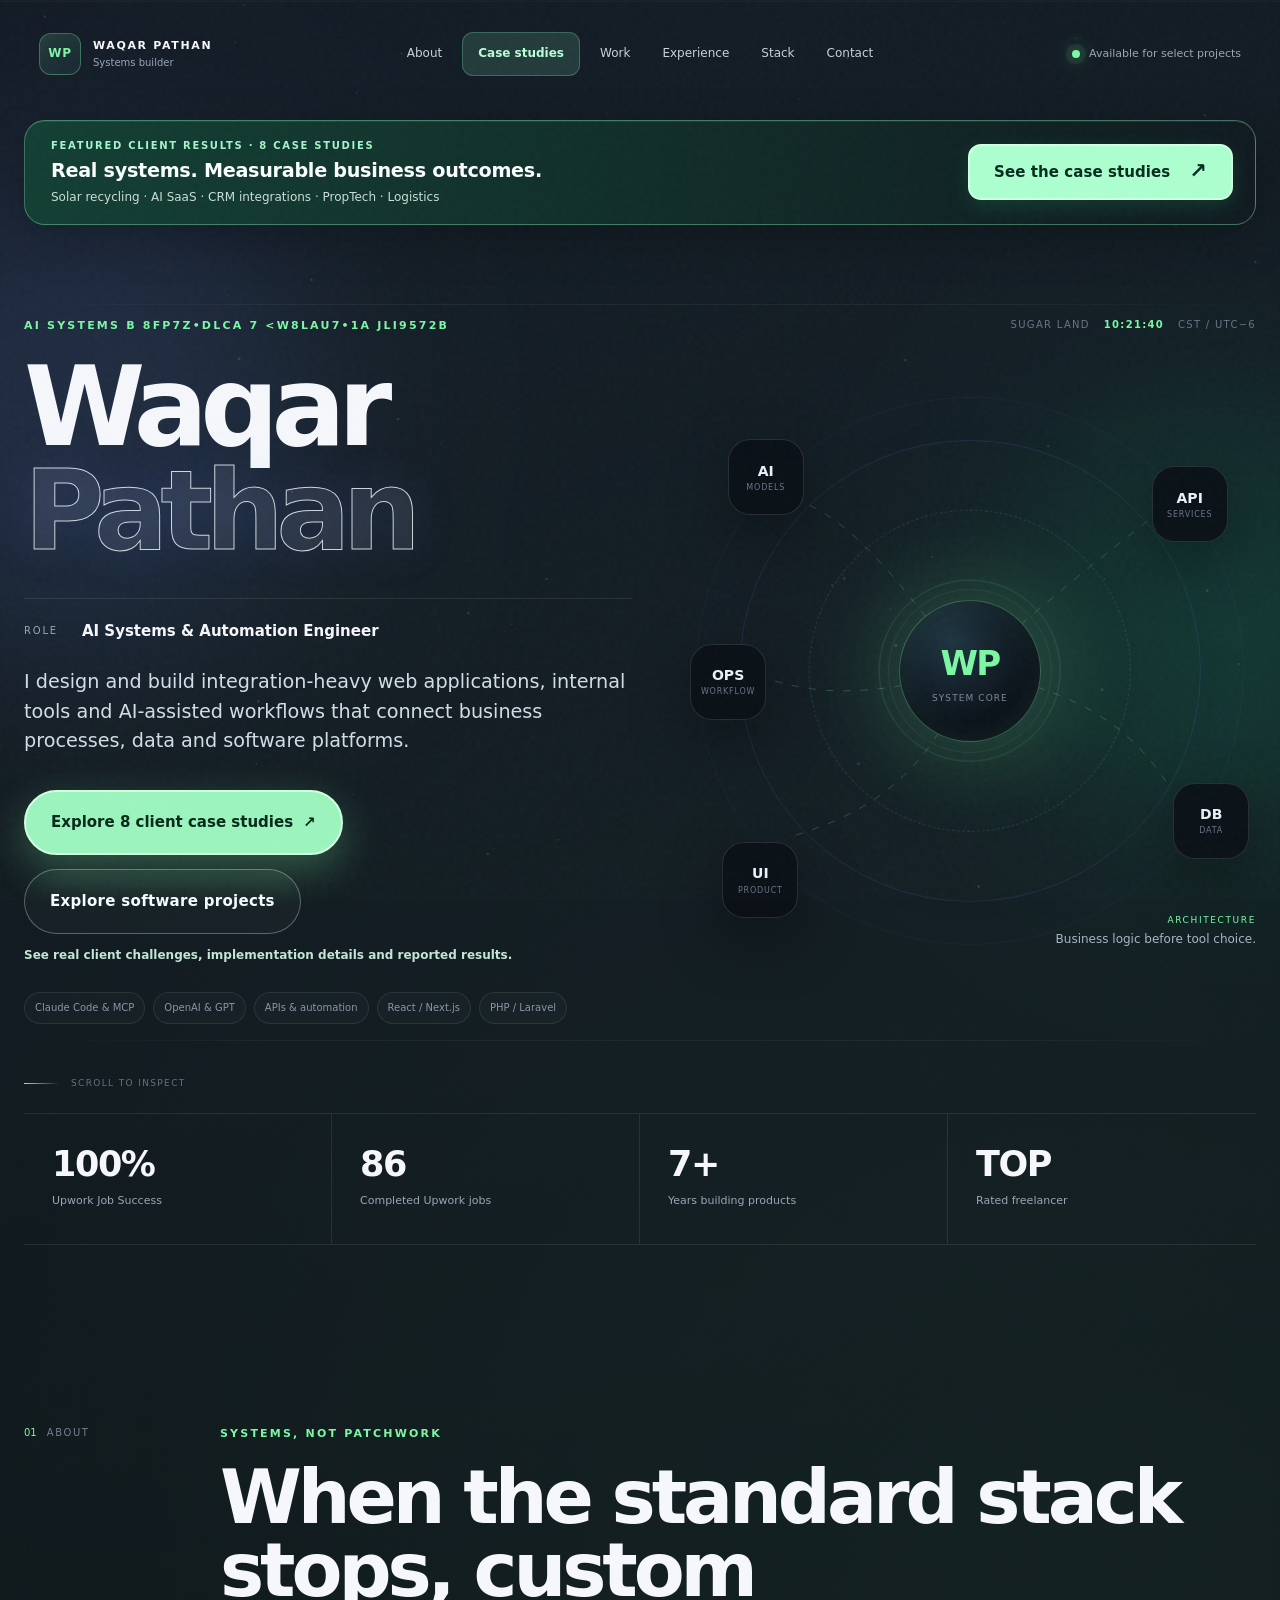
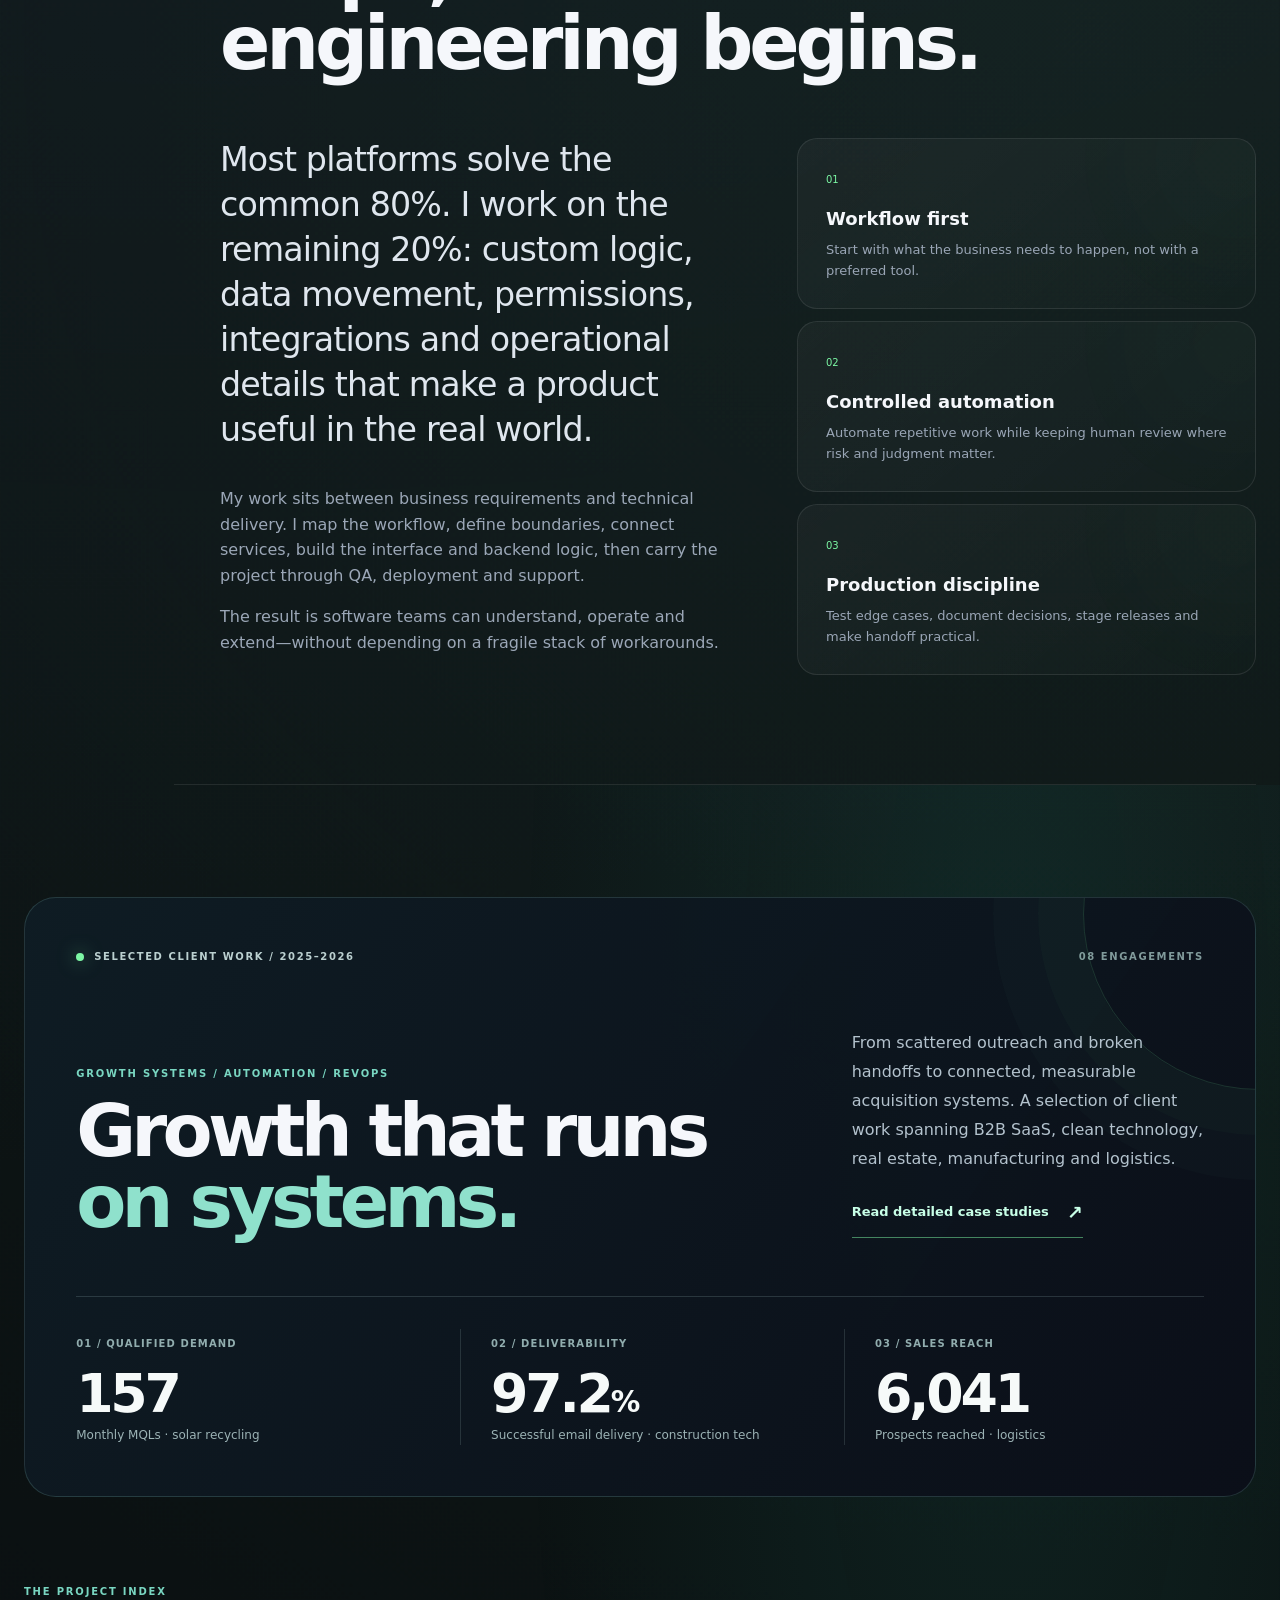
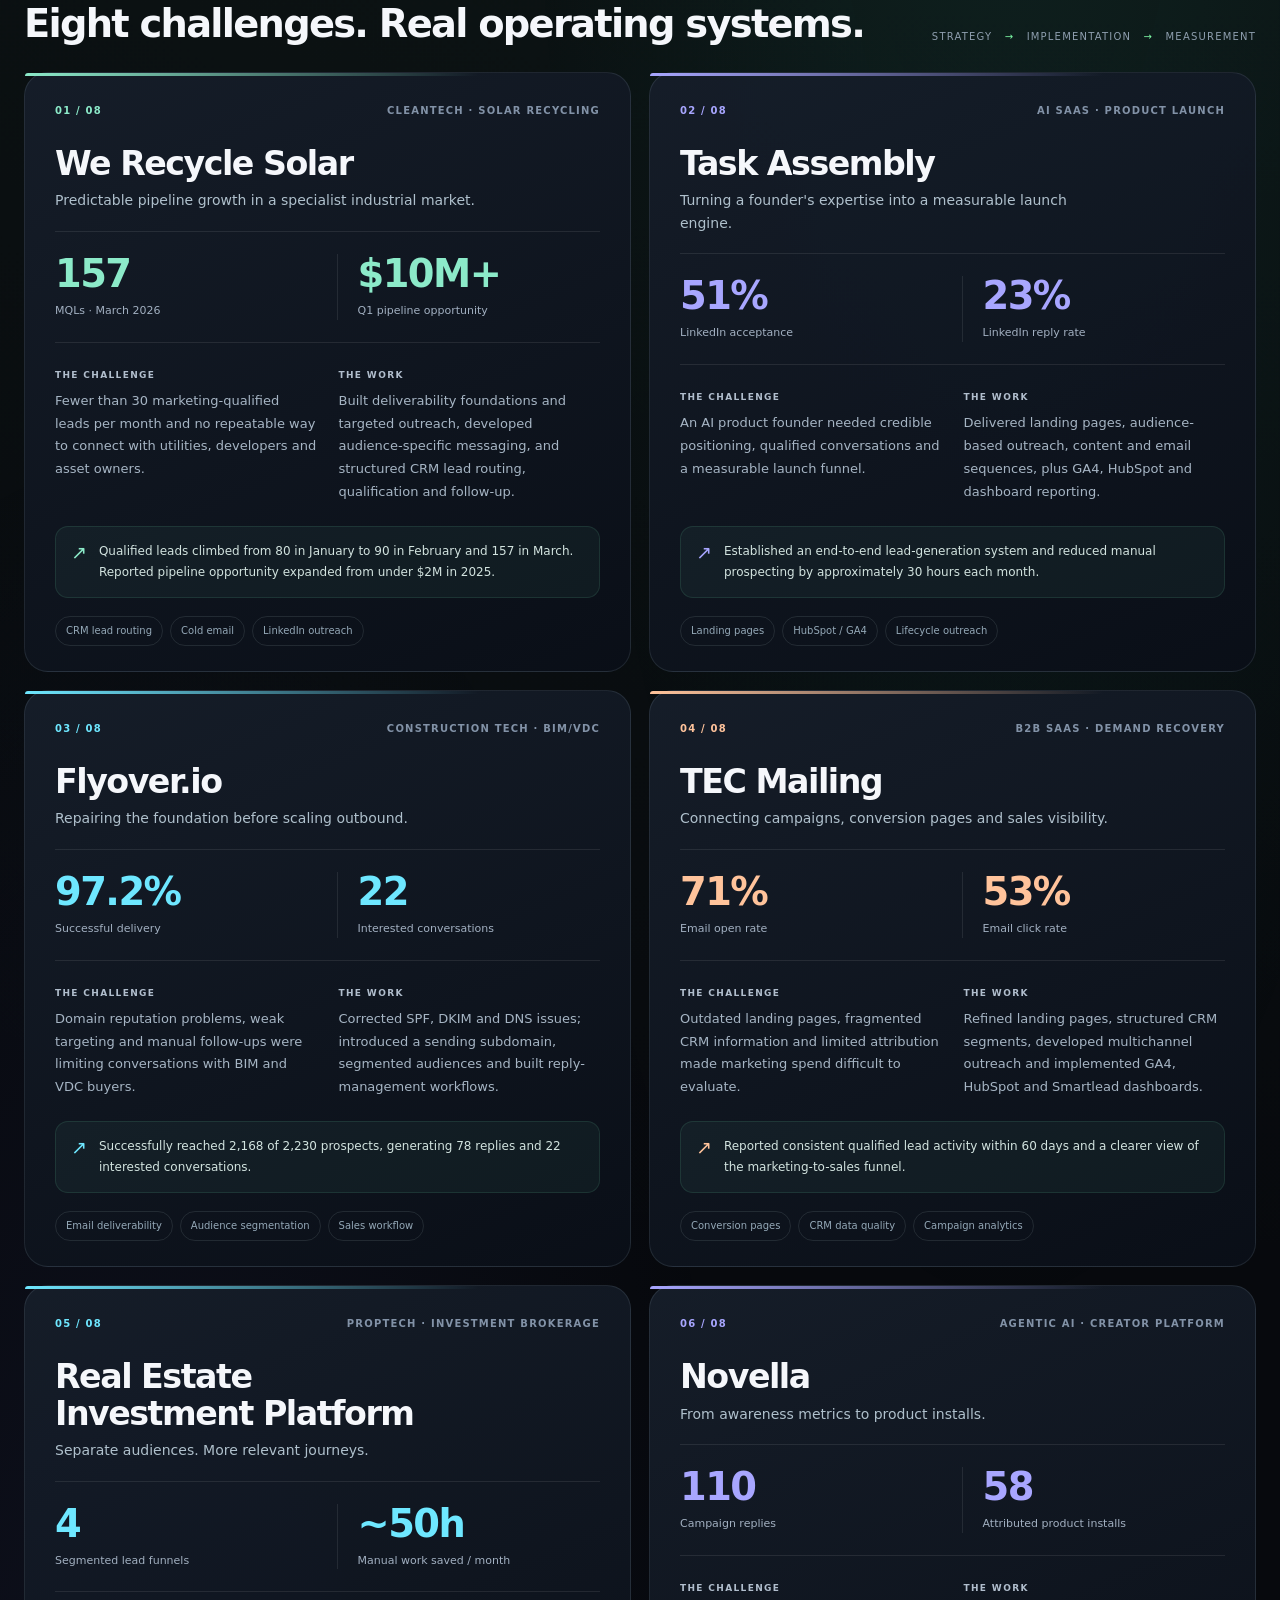
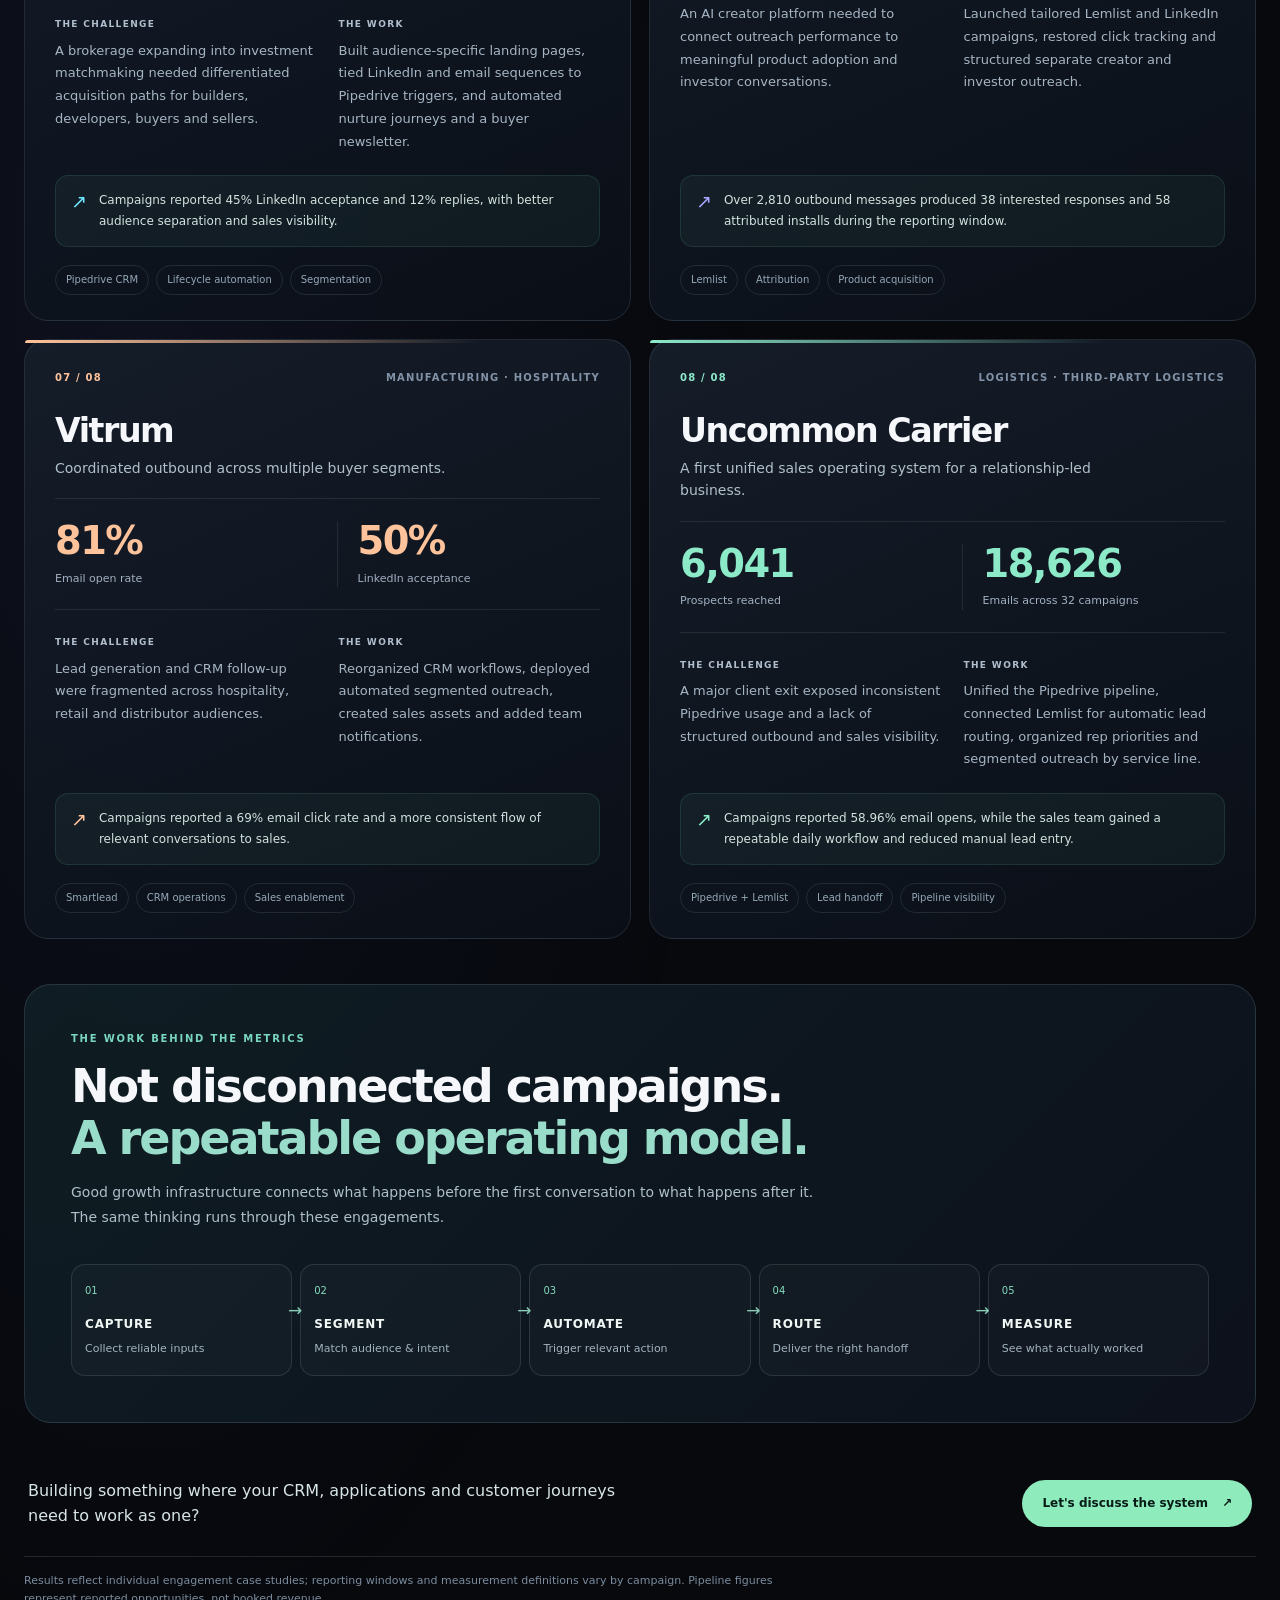
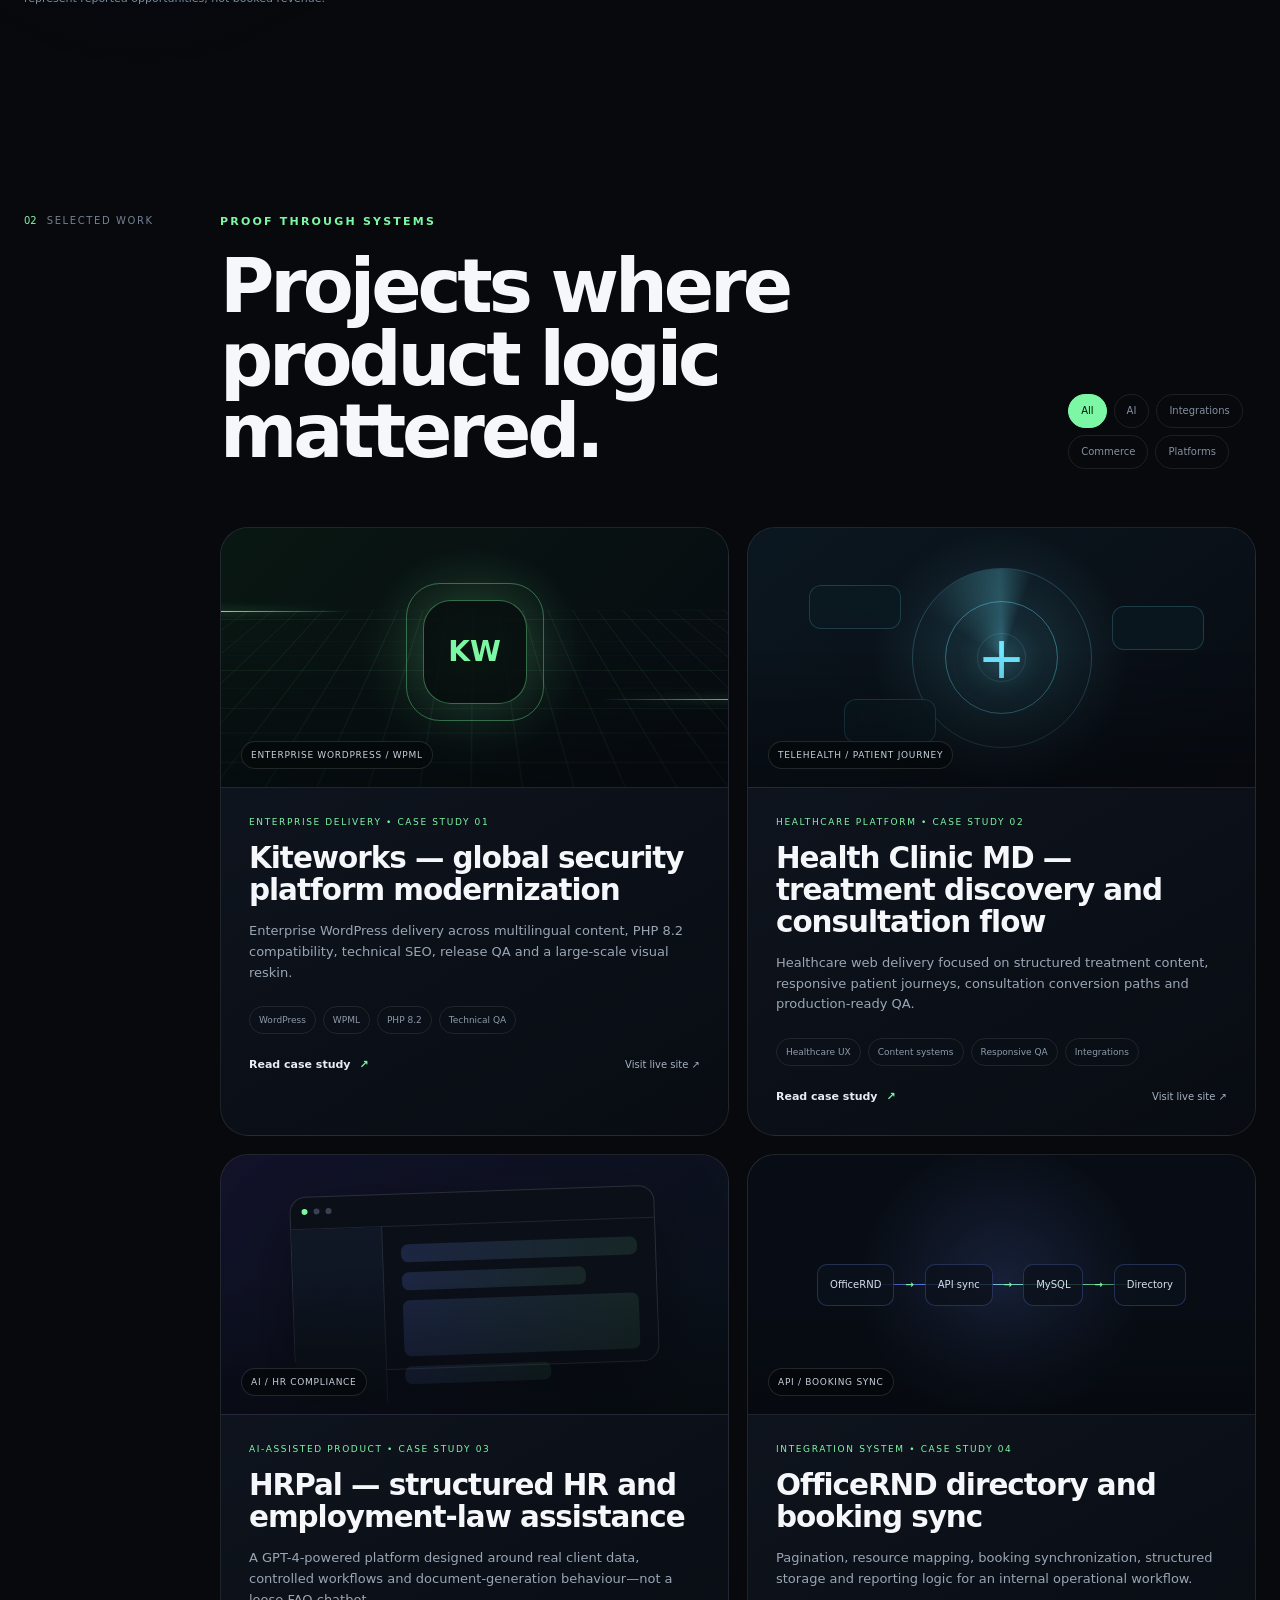
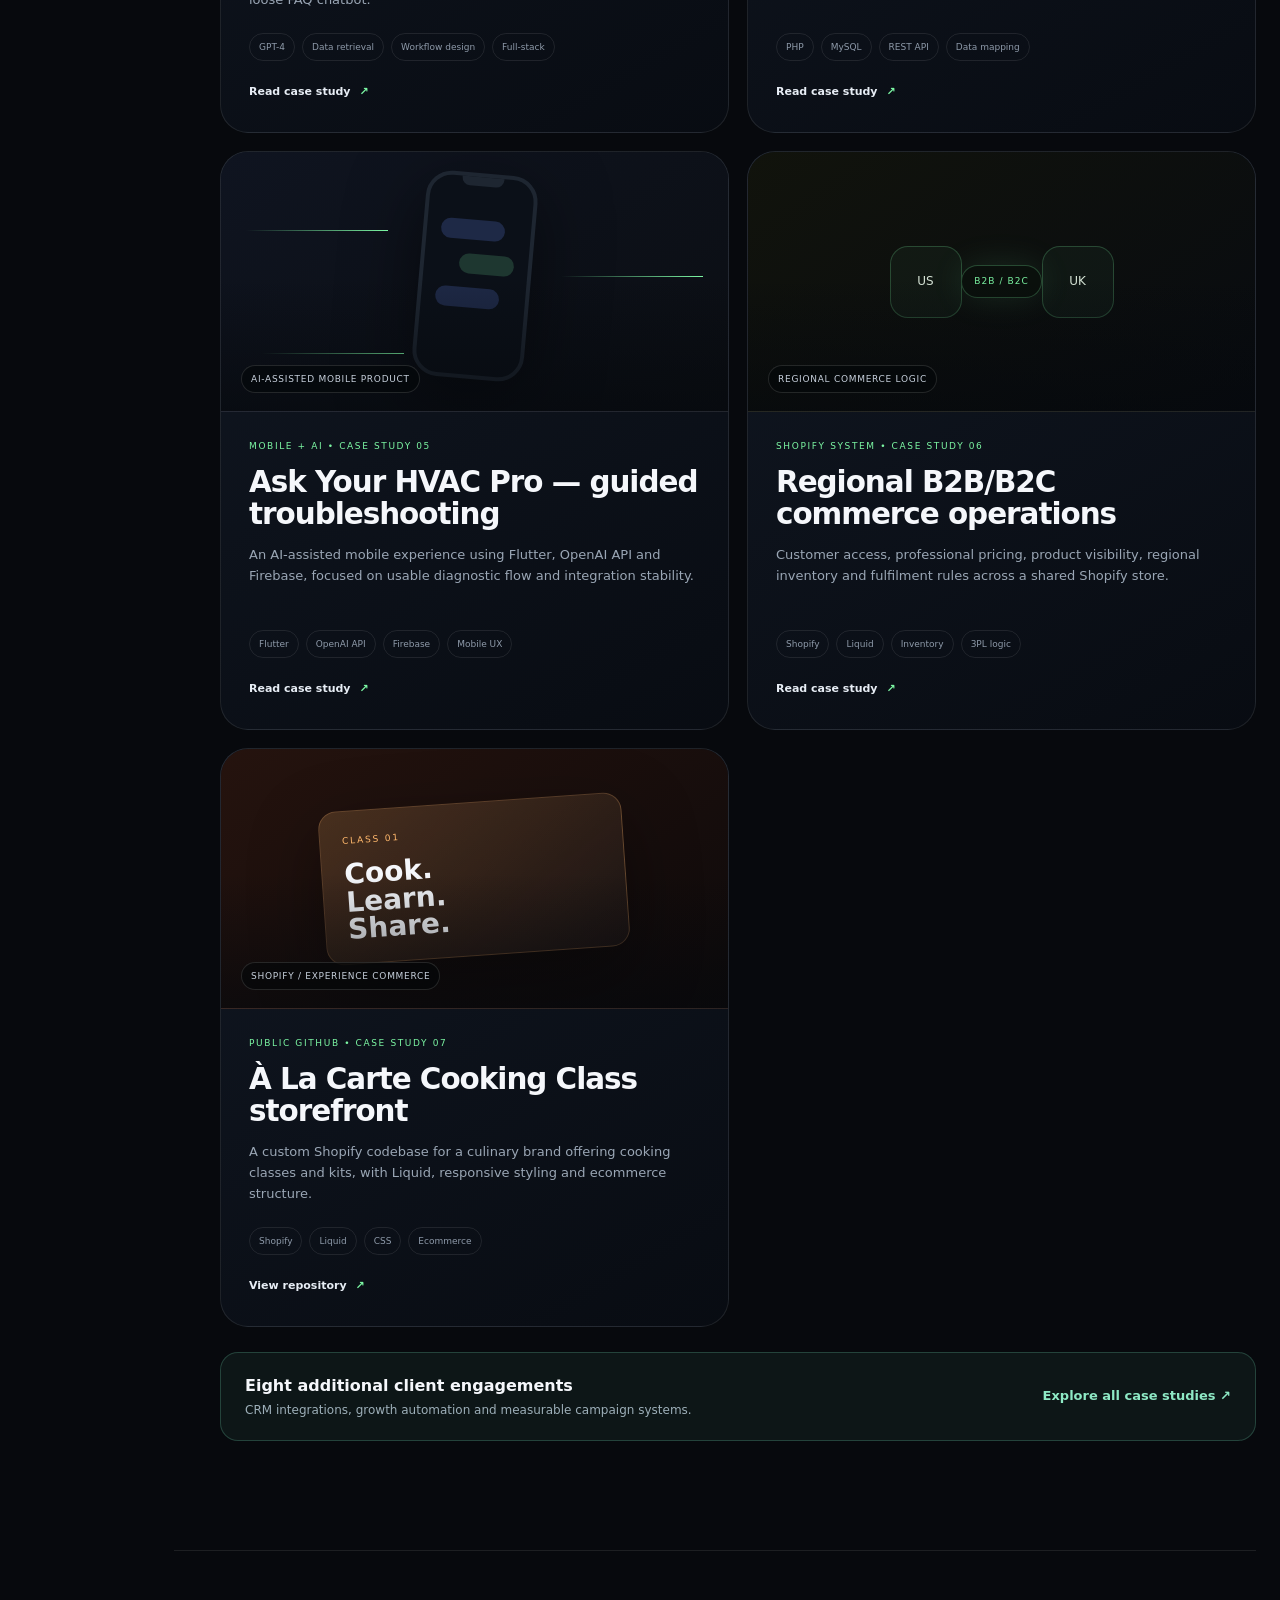
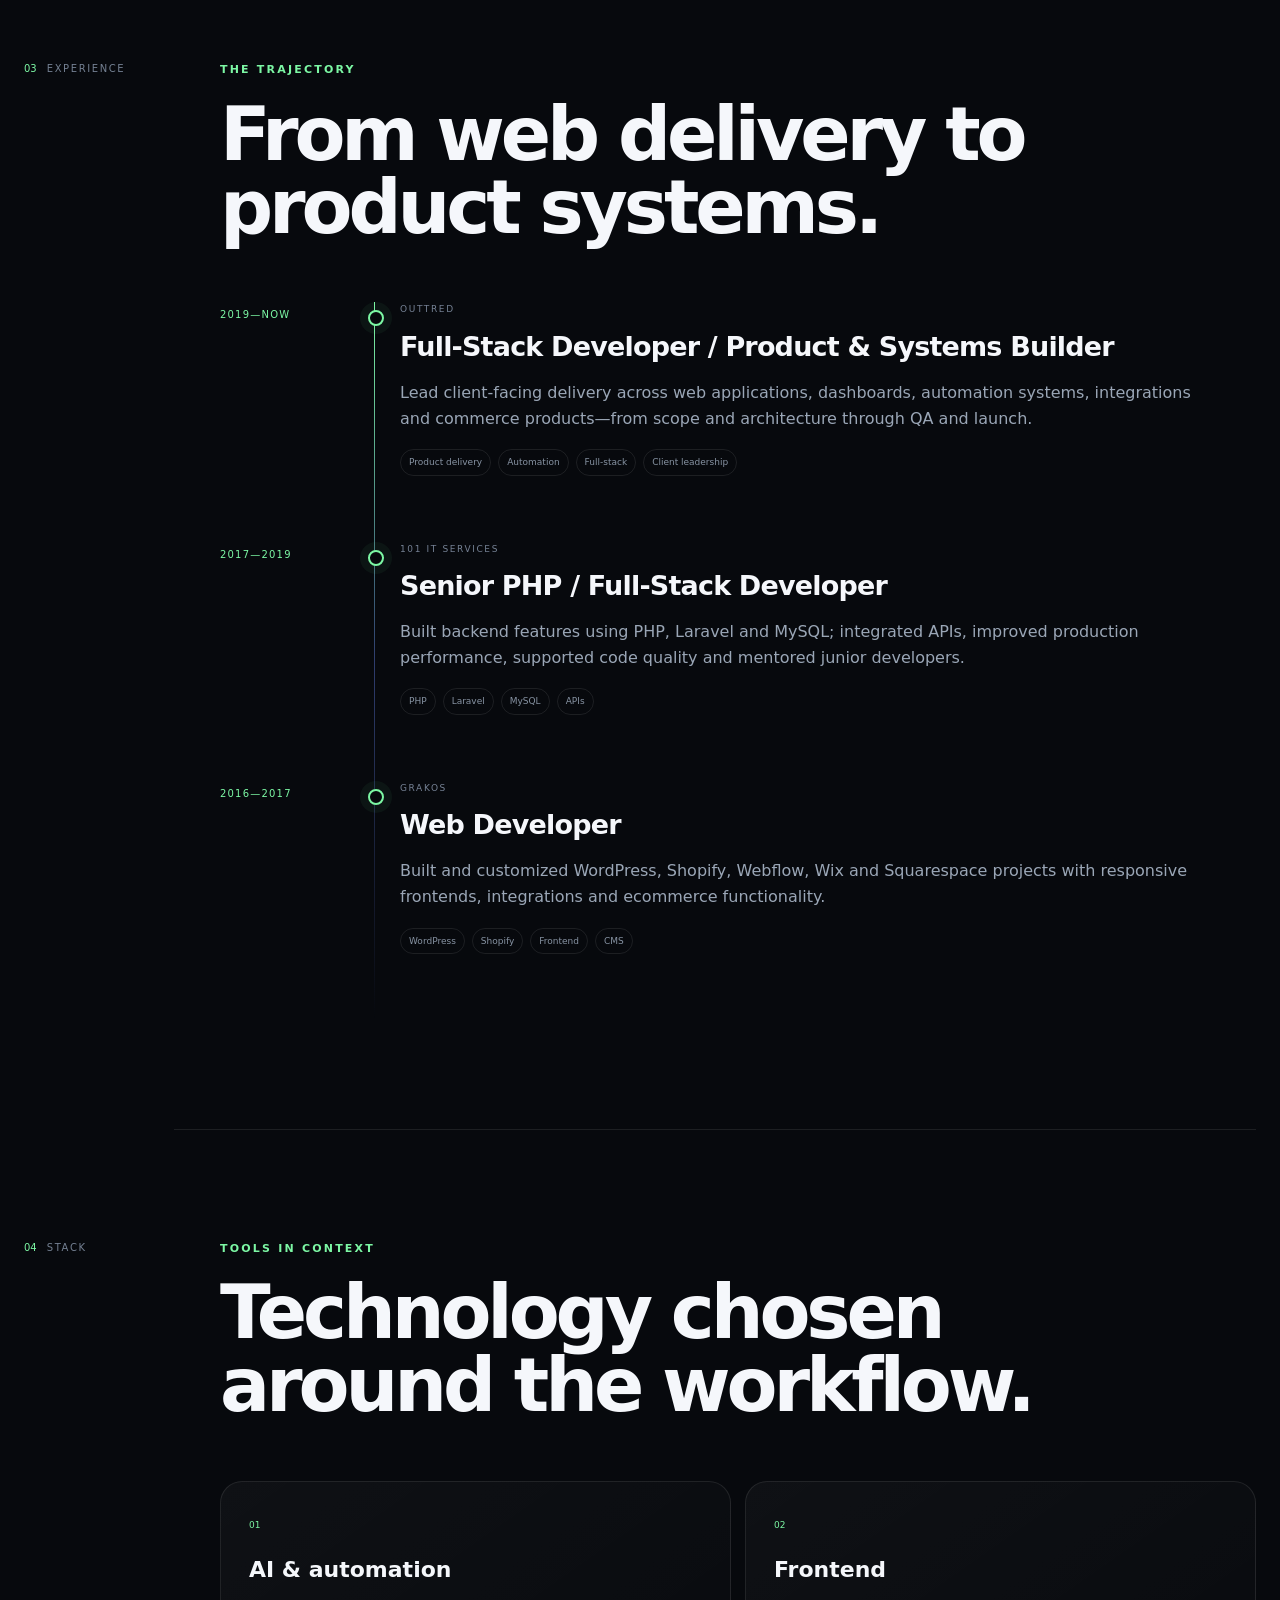
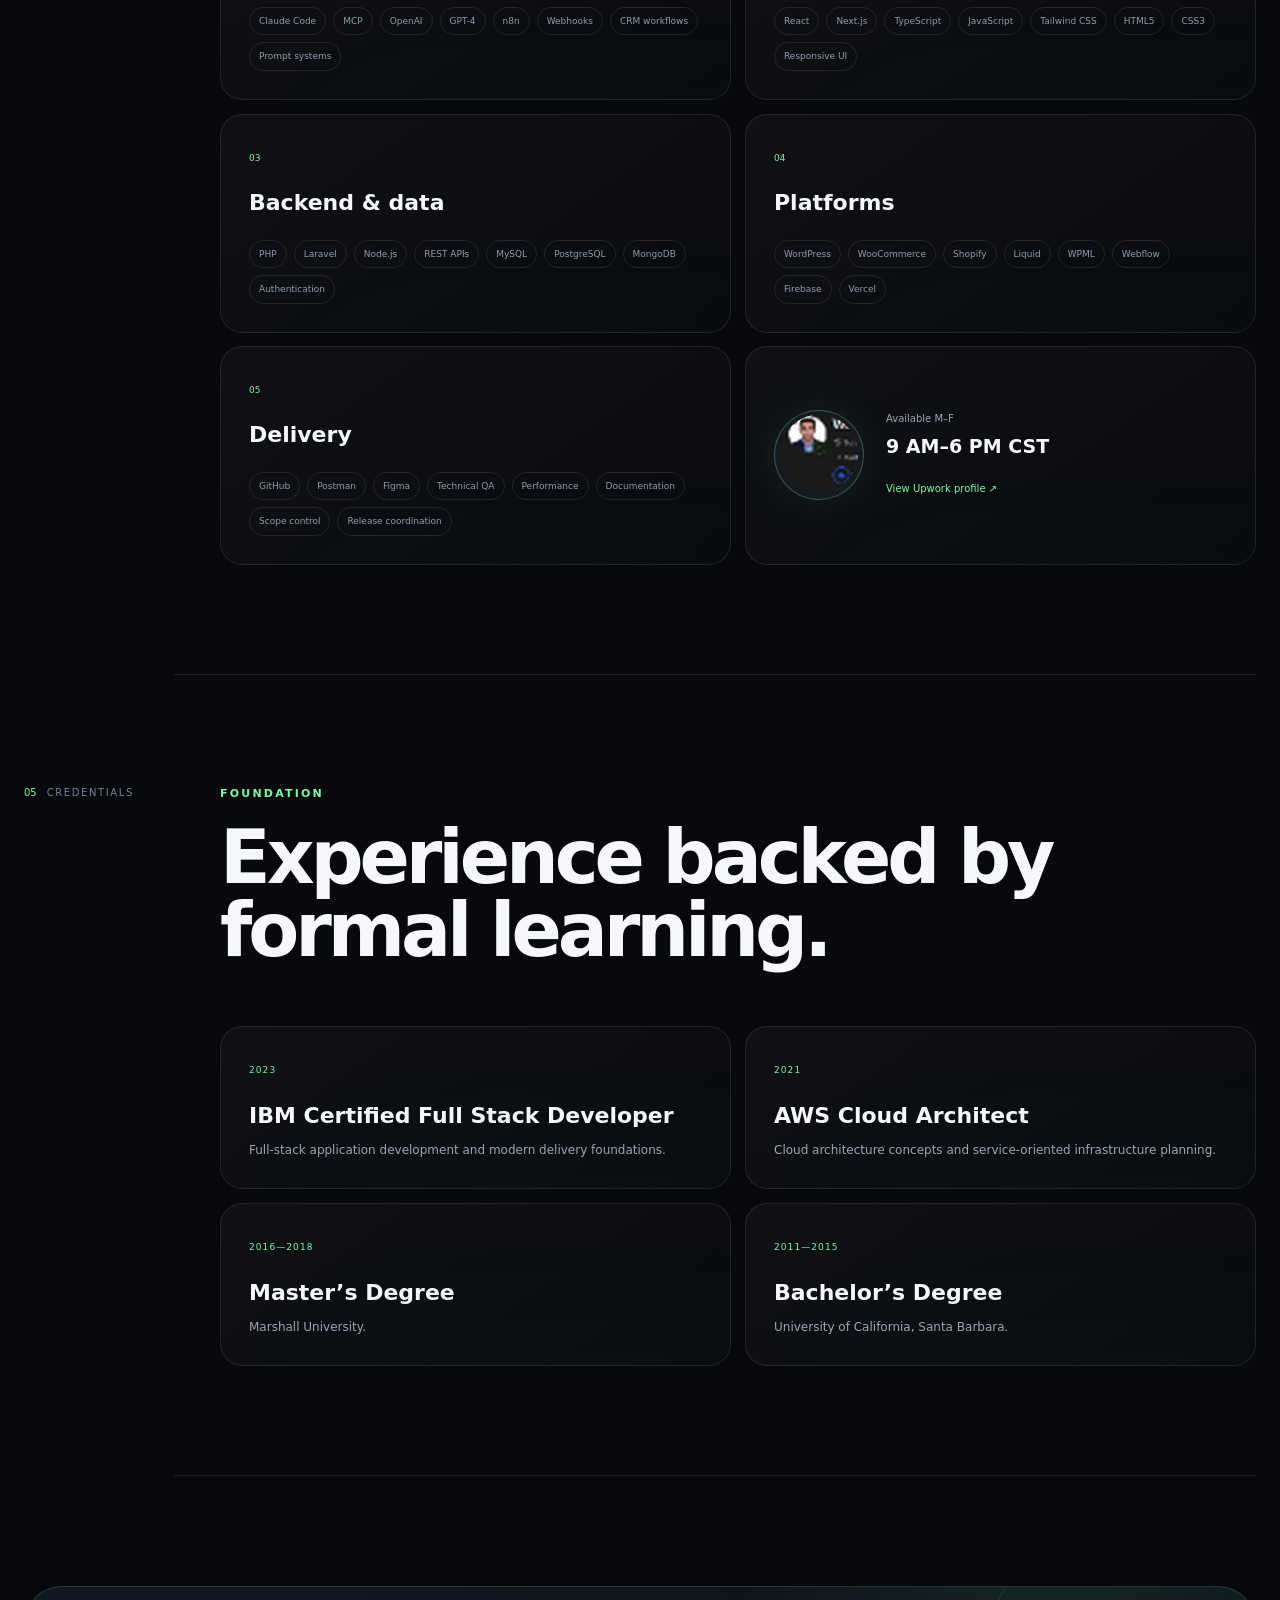
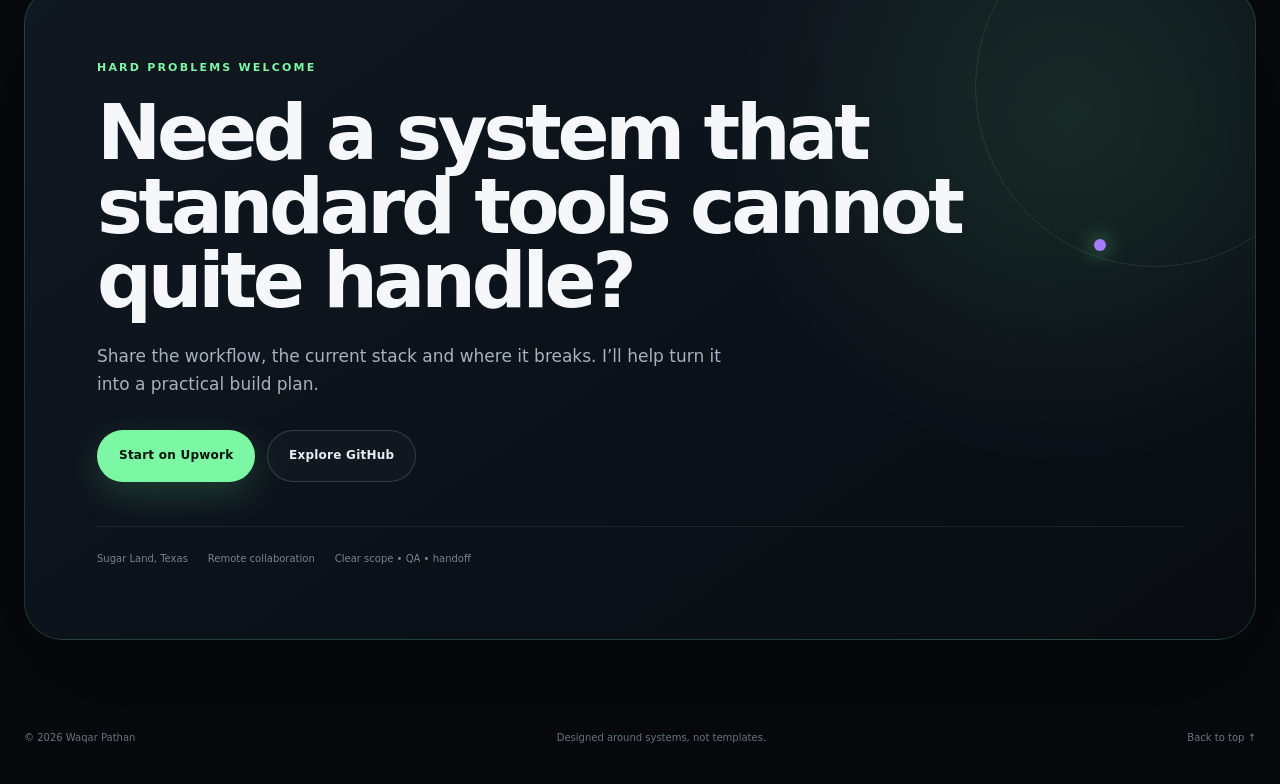
<file: index.html>
<!DOCTYPE html>
<html lang="en">
<head>
  <meta charset="UTF-8" />
  <meta name="viewport" content="width=device-width, initial-scale=1.0" />
  <meta name="description" content="Waqar Pathan — Full-stack engineer, AI systems and API integrations. Explore eight client case studies in CRM automation, B2B growth systems and demand generation." />
  <meta name="theme-color" content="#07090d" />
  <title>Waqar Pathan | AI Engineer, API Integrations & Client Case Studies</title>
    <link rel="canonical" href="https://pathanwaqar.github.io/portfolio/" />
  <meta name="robots" content="index, follow, max-image-preview:large" />
  <meta property="og:type" content="website" />
  <meta property="og:site_name" content="Waqar Pathan — Software Engineering Portfolio" />
  <meta property="og:title" content="Waqar Pathan | AI Engineering, API Integrations & Client Case Studies" />
  <meta property="og:description" content="Explore eight B2B case studies and software projects covering CRM integrations, AI systems, API development, sales automation, and reporting." />
  <meta property="og:url" content="https://pathanwaqar.github.io/portfolio/" />
  <meta property="og:image" content="https://pathanwaqar.github.io/portfolio/assets/waqar-pathan.png" />
  <meta name="twitter:card" content="summary_large_image" />
  <meta name="twitter:title" content="Waqar Pathan | Engineering Portfolio & Case Studies" />
  <meta name="twitter:description" content="Full-stack engineering, AI agents, CRM automation and measurable client outcomes." />
  <link rel="alternate" type="text/plain" href="https://pathanwaqar.github.io/portfolio/llms.txt" title="Portfolio overview for AI assistants" />
  <script type="application/ld+json">{"@context":"https://schema.org","@type":"Person","@id":"https://pathanwaqar.github.io/portfolio/#waqar-pathan","name":"Waqar Pathan","url":"https://pathanwaqar.github.io/portfolio/","jobTitle":"Full-Stack Software Engineer and AI Integration Developer","description":"Software engineering portfolio spanning AI agents, CRM automation, APIs, webhooks, databases, SaaS applications, and eight selected client case studies.","sameAs":["https://github.com/pathanwaqar"],"knowsAbout":["Full-stack development","AI agents","TypeScript","Node.js","Python","REST APIs","Webhooks","HubSpot CRM integrations","Sales automation","n8n","Zapier","Make.com"],"hasPart":{"@type":"CollectionPage","name":"Client case studies","url":"https://pathanwaqar.github.io/portfolio/case-studies/"}}</script>
  <script type="application/ld+json">{"@context":"https://schema.org","@type":"WebSite","name":"Waqar Pathan | Software Engineering Portfolio","url":"https://pathanwaqar.github.io/portfolio/","inLanguage":"en","description":"AI engineering, full-stack software development and selected client case studies."}</script>
  <link rel="icon" href="assets/waqar-pathan.png" />
  <link rel="stylesheet" href="styles.css" />
  <link rel="stylesheet" href="growth.css?v=20261013a" />
  <link rel="stylesheet" href="discover.css?v=20261013b" />
</head>
<body>
  <canvas id="network-canvas" aria-hidden="true"></canvas>
  <div class="noise" aria-hidden="true"></div>
  <div class="aurora aurora-one" aria-hidden="true"></div>
  <div class="aurora aurora-two" aria-hidden="true"></div>
  <div class="cursor-dot" aria-hidden="true"></div>
  <div class="cursor-ring" aria-hidden="true"></div>
  <div class="scroll-progress" aria-hidden="true"><span></span></div>

  <header class="site-header" id="top">
    <a class="brand magnetic" href="#top" aria-label="Waqar Pathan home">
      <span class="brand-mark">WP</span>
      <span class="brand-copy"><strong>WAQAR PATHAN</strong><small>Systems builder</small></span>
    </a>

    <button class="menu-toggle" aria-label="Open navigation" aria-expanded="false">
      <span></span><span></span>
    </button>

    <nav class="site-nav" aria-label="Primary navigation">
      <a href="#about">About</a>
      <a class="growth-nav-link" href="case-studies/">Case studies</a>
      <a href="#work">Work</a>
      <a href="#experience">Experience</a>
      <a href="#stack">Stack</a>
      <a href="#contact">Contact</a>
    </nav>

    <div class="header-meta">
      <span class="status-dot"></span>
      <span>Available for select projects</span>
    </div>
  </header>

  <main>
    <aside class="case-feature-strip section-shell" aria-label="Featured client portfolio">
      <div class="case-feature-strip__content">
        <span class="case-feature-strip__eyebrow">FEATURED CLIENT RESULTS · 8 CASE STUDIES</span>
        <p class="case-feature-strip__headline">Real systems. Measurable business outcomes.</p>
        <p class="case-feature-strip__sub">Solar recycling · AI SaaS · CRM integrations · PropTech · Logistics</p>
      </div>
      <a class="case-feature-strip__button" href="case-studies/" aria-label="Read Waqar Pathan's eight case studies">See the case studies <span aria-hidden="true">↗</span></a>
    </aside>

    <section class="hero section-shell" aria-labelledby="hero-title">
      <div class="hero-hud" aria-hidden="true">
        <span>SUGAR LAND</span>
        <strong id="local-time">--:--:--</strong>
        <span>CST / UTC−6</span>
      </div>

      <div class="hero-copy reveal">
        <p class="eyebrow scramble" data-text="AI SYSTEMS • AUTOMATION • FULL-STACK DELIVERY">AI SYSTEMS • AUTOMATION • FULL-STACK DELIVERY</p>
        <h1 id="hero-title"><span class="hero-word">Waqar</span><span class="hero-word outline-word">Pathan</span></h1>
        <div class="role-row">
          <span class="role-label">Role</span>
          <strong>AI Systems & Automation Engineer</strong>
        </div>
        <p class="hero-lede">
          I design and build integration-heavy web applications, internal tools and AI-assisted workflows that connect business processes, data and software platforms.
        </p>
        <div class="hero-actions">
          <a class="button button-primary magnetic hero-case-cta" href="case-studies/" aria-label="Explore eight detailed client case studies">Explore 8 client case studies <span aria-hidden="true">↗</span></a>
          <a class="button button-ghost magnetic" href="#work">Explore software projects</a>
        </div>
        <p class="hero-case-hint">See real client challenges, implementation details and reported results.</p>
        <div class="hero-signals" aria-label="Primary capabilities">
          <span>Claude Code & MCP</span>
          <span>OpenAI & GPT</span>
          <span>APIs & automation</span>
          <span>React / Next.js</span>
          <span>PHP / Laravel</span>
        </div>
      </div>

      <div class="hero-visual reveal" aria-label="System integration illustration" data-parallax="0.08">
        <div class="system-orbit">
          <div class="orbit-ring ring-one"></div>
          <div class="orbit-ring ring-two"></div>
          <div class="orbit-ring ring-three"></div>
          <div class="orbit-ring ring-four"></div>
          <div class="core-node tilt-surface">
            <span>WP</span>
            <small>system core</small>
          </div>
          <div class="orbit-node node-ai"><b>AI</b><small>models</small></div>
          <div class="orbit-node node-api"><b>API</b><small>services</small></div>
          <div class="orbit-node node-data"><b>DB</b><small>data</small></div>
          <div class="orbit-node node-ui"><b>UI</b><small>product</small></div>
          <div class="orbit-node node-ops"><b>OPS</b><small>workflow</small></div>
          <svg class="connectors" viewBox="0 0 560 560" aria-hidden="true">
            <path d="M280 280 C220 210 170 130 105 104" />
            <path d="M280 280 C355 210 420 160 470 120" />
            <path d="M280 280 C390 300 445 335 486 398" />
            <path d="M280 280 C235 395 168 430 96 452" />
            <path d="M280 280 C200 300 140 310 75 290" />
          </svg>
        </div>
        <div class="visual-caption">
          <span>Architecture</span>
          <strong>Business logic before tool choice.</strong>
        </div>
      </div>

      <div class="hero-scroll" aria-hidden="true"><span></span>Scroll to inspect</div>
    </section>

    <section class="metrics section-shell reveal" aria-label="Career metrics">
      <article><strong data-count="100" data-suffix="%">0%</strong><span>Upwork Job Success</span></article>
      <article><strong data-count="86">0</strong><span>Completed Upwork jobs</span></article>
      <article><strong data-count="7" data-suffix="+">0+</strong><span>Years building products</span></article>
      <article><strong>TOP</strong><span>Rated freelancer</span></article>
    </section>

    <section id="about" class="content-section section-shell">
      <div class="section-index reveal"><span>01</span><small>About</small></div>
      <div class="section-content">
        <div class="section-heading reveal">
          <p class="eyebrow">SYSTEMS, NOT PATCHWORK</p>
          <h2>When the standard stack stops, custom engineering begins.</h2>
        </div>

        <div class="about-grid">
          <div class="about-copy reveal">
            <p class="lead">
              Most platforms solve the common 80%. I work on the remaining 20%: custom logic, data movement, permissions, integrations and operational details that make a product useful in the real world.
            </p>
            <p>
              My work sits between business requirements and technical delivery. I map the workflow, define boundaries, connect services, build the interface and backend logic, then carry the project through QA, deployment and support.
            </p>
            <p>
              The result is software teams can understand, operate and extend—without depending on a fragile stack of workarounds.
            </p>
          </div>

          <div class="principles reveal">
            <article class="tilt-card"><span>01</span><h3>Workflow first</h3><p>Start with what the business needs to happen, not with a preferred tool.</p></article>
            <article class="tilt-card"><span>02</span><h3>Controlled automation</h3><p>Automate repetitive work while keeping human review where risk and judgment matter.</p></article>
            <article class="tilt-card"><span>03</span><h3>Production discipline</h3><p>Test edge cases, document decisions, stage releases and make handoff practical.</p></article>
          </div>
        </div>
      </div>
    </section>

    <section id="growth-systems" class="growth-section section-shell" aria-labelledby="growth-title">
      <div class="growth-intro reveal">
        <div class="growth-intro__eyebrow"><span class="growth-intro__dot"></span> SELECTED CLIENT WORK / 2025–2026 <span class="growth-intro__count">08 ENGAGEMENTS</span></div>
        <div class="growth-intro__layout">
          <div>
            <p class="growth-overline">GROWTH SYSTEMS / AUTOMATION / REVOPS</p>
            <h2 id="growth-title">Growth that runs <em>on systems.</em></h2>
          </div>
          <div class="growth-intro__aside">
            <p>From scattered outreach and broken handoffs to connected, measurable acquisition systems. A selection of client work spanning B2B SaaS, clean technology, real estate, manufacturing and logistics.</p>
            <a href="case-studies/" class="growth-text-link">Read detailed case studies <span aria-hidden="true">↗</span></a>
          </div>
        </div>
        <div class="growth-overview" aria-label="Selected project results">
          <div class="growth-overview__item"><span>01 / QUALIFIED DEMAND</span><strong>157</strong><p>Monthly MQLs · solar recycling</p></div>
          <div class="growth-overview__item"><span>02 / DELIVERABILITY</span><strong>97.2<small>%</small></strong><p>Successful email delivery · construction tech</p></div>
          <div class="growth-overview__item"><span>03 / SALES REACH</span><strong>6,041</strong><p>Prospects reached · logistics</p></div>
        </div>
      </div>
      <div class="growth-section__topline" id="growth-projects">
        <div><span class="growth-overline">THE PROJECT INDEX</span><h3>Eight challenges. Real operating systems.</h3></div>
        <span class="growth-section__topline-aside">STRATEGY <span aria-hidden="true">→</span> IMPLEMENTATION <span aria-hidden="true">→</span> MEASUREMENT</span>
      </div>
      <div class="growth-grid">
        
          <article class="growth-card growth-card--mint reveal" id="growth-we-recycle-solar">
            <div class="growth-card__top">
              <span class="growth-card__index">01 / 08</span>
              <span class="growth-card__sector">CLEANTECH · SOLAR RECYCLING</span>
            </div>
            <div class="growth-card__heading">
              <h3>We Recycle Solar</h3>
              <p>Predictable pipeline growth in a specialist industrial market.</p>
            </div>
            <div class="growth-card__metrics" aria-label="Project results">
              <div><strong>157</strong><span>MQLs · March 2026</span></div>
              <div><strong>$10M+</strong><span>Q1 pipeline opportunity</span></div>
            </div>
            <div class="growth-card__story">
              <div><span class="growth-card__label">THE CHALLENGE</span><p>Fewer than 30 marketing-qualified leads per month and no repeatable way to connect with utilities, developers and asset owners.</p></div>
              <div><span class="growth-card__label">THE WORK</span><p>Built deliverability foundations and targeted outreach, developed audience-specific messaging, and structured CRM lead routing, qualification and follow-up.</p></div>
            </div>
            <p class="growth-card__result"><span class="growth-card__result-icon" aria-hidden="true">↗</span>Qualified leads climbed from 80 in January to 90 in February and 157 in March. Reported pipeline opportunity expanded from under $2M in 2025.</p>
            <div class="growth-card__tags"><span>CRM lead routing</span><span>Cold email</span><span>LinkedIn outreach</span></div>
          </article>

          <article class="growth-card growth-card--violet reveal" id="growth-task-assembly">
            <div class="growth-card__top">
              <span class="growth-card__index">02 / 08</span>
              <span class="growth-card__sector">AI SAAS · PRODUCT LAUNCH</span>
            </div>
            <div class="growth-card__heading">
              <h3>Task Assembly</h3>
              <p>Turning a founder's expertise into a measurable launch engine.</p>
            </div>
            <div class="growth-card__metrics" aria-label="Project results">
              <div><strong>51%</strong><span>LinkedIn acceptance</span></div>
              <div><strong>23%</strong><span>LinkedIn reply rate</span></div>
            </div>
            <div class="growth-card__story">
              <div><span class="growth-card__label">THE CHALLENGE</span><p>An AI product founder needed credible positioning, qualified conversations and a measurable launch funnel.</p></div>
              <div><span class="growth-card__label">THE WORK</span><p>Delivered landing pages, audience-based outreach, content and email sequences, plus GA4, HubSpot and dashboard reporting.</p></div>
            </div>
            <p class="growth-card__result"><span class="growth-card__result-icon" aria-hidden="true">↗</span>Established an end-to-end lead-generation system and reduced manual prospecting by approximately 30 hours each month.</p>
            <div class="growth-card__tags"><span>Landing pages</span><span>HubSpot / GA4</span><span>Lifecycle outreach</span></div>
          </article>

          <article class="growth-card growth-card--cyan reveal" id="growth-flyover">
            <div class="growth-card__top">
              <span class="growth-card__index">03 / 08</span>
              <span class="growth-card__sector">CONSTRUCTION TECH · BIM/VDC</span>
            </div>
            <div class="growth-card__heading">
              <h3>Flyover.io</h3>
              <p>Repairing the foundation before scaling outbound.</p>
            </div>
            <div class="growth-card__metrics" aria-label="Project results">
              <div><strong>97.2%</strong><span>Successful delivery</span></div>
              <div><strong>22</strong><span>Interested conversations</span></div>
            </div>
            <div class="growth-card__story">
              <div><span class="growth-card__label">THE CHALLENGE</span><p>Domain reputation problems, weak targeting and manual follow-ups were limiting conversations with BIM and VDC buyers.</p></div>
              <div><span class="growth-card__label">THE WORK</span><p>Corrected SPF, DKIM and DNS issues; introduced a sending subdomain, segmented audiences and built reply-management workflows.</p></div>
            </div>
            <p class="growth-card__result"><span class="growth-card__result-icon" aria-hidden="true">↗</span>Successfully reached 2,168 of 2,230 prospects, generating 78 replies and 22 interested conversations.</p>
            <div class="growth-card__tags"><span>Email deliverability</span><span>Audience segmentation</span><span>Sales workflow</span></div>
          </article>

          <article class="growth-card growth-card--peach reveal" id="growth-tec-mailing">
            <div class="growth-card__top">
              <span class="growth-card__index">04 / 08</span>
              <span class="growth-card__sector">B2B SAAS · DEMAND RECOVERY</span>
            </div>
            <div class="growth-card__heading">
              <h3>TEC Mailing</h3>
              <p>Connecting campaigns, conversion pages and sales visibility.</p>
            </div>
            <div class="growth-card__metrics" aria-label="Project results">
              <div><strong>71%</strong><span>Email open rate</span></div>
              <div><strong>53%</strong><span>Email click rate</span></div>
            </div>
            <div class="growth-card__story">
              <div><span class="growth-card__label">THE CHALLENGE</span><p>Outdated landing pages, fragmented CRM information and limited attribution made marketing spend difficult to evaluate.</p></div>
              <div><span class="growth-card__label">THE WORK</span><p>Refined landing pages, structured CRM segments, developed multichannel outreach and implemented GA4, HubSpot and Smartlead dashboards.</p></div>
            </div>
            <p class="growth-card__result"><span class="growth-card__result-icon" aria-hidden="true">↗</span>Reported consistent qualified lead activity within 60 days and a clearer view of the marketing-to-sales funnel.</p>
            <div class="growth-card__tags"><span>Conversion pages</span><span>CRM data quality</span><span>Campaign analytics</span></div>
          </article>

          <article class="growth-card growth-card--cyan reveal" id="growth-real-estate">
            <div class="growth-card__top">
              <span class="growth-card__index">05 / 08</span>
              <span class="growth-card__sector">PROPTECH · INVESTMENT BROKERAGE</span>
            </div>
            <div class="growth-card__heading">
              <h3>Real Estate Investment Platform</h3>
              <p>Separate audiences. More relevant journeys.</p>
            </div>
            <div class="growth-card__metrics" aria-label="Project results">
              <div><strong>4</strong><span>Segmented lead funnels</span></div>
              <div><strong>~50h</strong><span>Manual work saved / month</span></div>
            </div>
            <div class="growth-card__story">
              <div><span class="growth-card__label">THE CHALLENGE</span><p>A brokerage expanding into investment matchmaking needed differentiated acquisition paths for builders, developers, buyers and sellers.</p></div>
              <div><span class="growth-card__label">THE WORK</span><p>Built audience-specific landing pages, tied LinkedIn and email sequences to Pipedrive triggers, and automated nurture journeys and a buyer newsletter.</p></div>
            </div>
            <p class="growth-card__result"><span class="growth-card__result-icon" aria-hidden="true">↗</span>Campaigns reported 45% LinkedIn acceptance and 12% replies, with better audience separation and sales visibility.</p>
            <div class="growth-card__tags"><span>Pipedrive CRM</span><span>Lifecycle automation</span><span>Segmentation</span></div>
          </article>

          <article class="growth-card growth-card--violet reveal" id="growth-novella">
            <div class="growth-card__top">
              <span class="growth-card__index">06 / 08</span>
              <span class="growth-card__sector">AGENTIC AI · CREATOR PLATFORM</span>
            </div>
            <div class="growth-card__heading">
              <h3>Novella</h3>
              <p>From awareness metrics to product installs.</p>
            </div>
            <div class="growth-card__metrics" aria-label="Project results">
              <div><strong>110</strong><span>Campaign replies</span></div>
              <div><strong>58</strong><span>Attributed product installs</span></div>
            </div>
            <div class="growth-card__story">
              <div><span class="growth-card__label">THE CHALLENGE</span><p>An AI creator platform needed to connect outreach performance to meaningful product adoption and investor conversations.</p></div>
              <div><span class="growth-card__label">THE WORK</span><p>Launched tailored Lemlist and LinkedIn campaigns, restored click tracking and structured separate creator and investor outreach.</p></div>
            </div>
            <p class="growth-card__result"><span class="growth-card__result-icon" aria-hidden="true">↗</span>Over 2,810 outbound messages produced 38 interested responses and 58 attributed installs during the reporting window.</p>
            <div class="growth-card__tags"><span>Lemlist</span><span>Attribution</span><span>Product acquisition</span></div>
          </article>

          <article class="growth-card growth-card--peach reveal" id="growth-vitrum">
            <div class="growth-card__top">
              <span class="growth-card__index">07 / 08</span>
              <span class="growth-card__sector">MANUFACTURING · HOSPITALITY</span>
            </div>
            <div class="growth-card__heading">
              <h3>Vitrum</h3>
              <p>Coordinated outbound across multiple buyer segments.</p>
            </div>
            <div class="growth-card__metrics" aria-label="Project results">
              <div><strong>81%</strong><span>Email open rate</span></div>
              <div><strong>50%</strong><span>LinkedIn acceptance</span></div>
            </div>
            <div class="growth-card__story">
              <div><span class="growth-card__label">THE CHALLENGE</span><p>Lead generation and CRM follow-up were fragmented across hospitality, retail and distributor audiences.</p></div>
              <div><span class="growth-card__label">THE WORK</span><p>Reorganized CRM workflows, deployed automated segmented outreach, created sales assets and added team notifications.</p></div>
            </div>
            <p class="growth-card__result"><span class="growth-card__result-icon" aria-hidden="true">↗</span>Campaigns reported a 69% email click rate and a more consistent flow of relevant conversations to sales.</p>
            <div class="growth-card__tags"><span>Smartlead</span><span>CRM operations</span><span>Sales enablement</span></div>
          </article>

          <article class="growth-card growth-card--mint reveal" id="growth-uncommon-carrier">
            <div class="growth-card__top">
              <span class="growth-card__index">08 / 08</span>
              <span class="growth-card__sector">LOGISTICS · THIRD-PARTY LOGISTICS</span>
            </div>
            <div class="growth-card__heading">
              <h3>Uncommon Carrier</h3>
              <p>A first unified sales operating system for a relationship-led business.</p>
            </div>
            <div class="growth-card__metrics" aria-label="Project results">
              <div><strong>6,041</strong><span>Prospects reached</span></div>
              <div><strong>18,626</strong><span>Emails across 32 campaigns</span></div>
            </div>
            <div class="growth-card__story">
              <div><span class="growth-card__label">THE CHALLENGE</span><p>A major client exit exposed inconsistent Pipedrive usage and a lack of structured outbound and sales visibility.</p></div>
              <div><span class="growth-card__label">THE WORK</span><p>Unified the Pipedrive pipeline, connected Lemlist for automatic lead routing, organized rep priorities and segmented outreach by service line.</p></div>
            </div>
            <p class="growth-card__result"><span class="growth-card__result-icon" aria-hidden="true">↗</span>Campaigns reported 58.96% email opens, while the sales team gained a repeatable daily workflow and reduced manual lead entry.</p>
            <div class="growth-card__tags"><span>Pipedrive + Lemlist</span><span>Lead handoff</span><span>Pipeline visibility</span></div>
          </article>
      </div>
      <div class="growth-system-map reveal">
        <div class="growth-system-map__intro">
          <span class="growth-overline">THE WORK BEHIND THE METRICS</span>
          <h3>Not disconnected campaigns.<br><em>A repeatable operating model.</em></h3>
          <p>Good growth infrastructure connects what happens before the first conversation to what happens after it. The same thinking runs through these engagements.</p>
        </div>
        <ol class="growth-flow">
          <li><span>01</span><strong>CAPTURE</strong><small>Collect reliable inputs</small></li>
          <li><span>02</span><strong>SEGMENT</strong><small>Match audience & intent</small></li>
          <li><span>03</span><strong>AUTOMATE</strong><small>Trigger relevant action</small></li>
          <li><span>04</span><strong>ROUTE</strong><small>Deliver the right handoff</small></li>
          <li><span>05</span><strong>MEASURE</strong><small>See what actually worked</small></li>
        </ol>
      </div>
      <div class="growth-footer reveal">
        <p>Building something where your CRM, applications and customer journeys need to work as one?</p>
        <a href="#contact">Let's discuss the system <span aria-hidden="true">↗</span></a>
      </div>
      <p class="growth-disclaimer">Results reflect individual engagement case studies; reporting windows and measurement definitions vary by campaign. Pipeline figures represent reported opportunities, not booked revenue.</p>
    </section>

    <section id="work" class="content-section section-shell">
      <div class="section-index reveal"><span>02</span><small>Selected work</small></div>
      <div class="section-content">
        <div class="section-heading heading-row reveal">
          <div>
            <p class="eyebrow">PROOF THROUGH SYSTEMS</p>
            <h2>Projects where product logic mattered.</h2>
          </div>
          <div class="project-filters" role="group" aria-label="Project filters">
            <button class="active" data-filter="all">All</button>
            <button data-filter="ai">AI</button>
            <button data-filter="integration">Integrations</button>
            <button data-filter="commerce">Commerce</button>
            <button data-filter="platform">Platforms</button>
          </div>
        </div>

        <div class="projects-grid">
          <article class="project-card featured reveal tilt-card" data-category="platform integration" data-project="kiteworks">
            <div class="project-visual visual-kiteworks">
              <div class="enterprise-grid"></div>
              <div class="security-core"><span>KW</span><i></i><i></i><i></i></div>
              <div class="data-stream stream-a"></div><div class="data-stream stream-b"></div>
              <span class="visual-label">Enterprise WordPress / WPML</span>
            </div>
            <div class="project-body">
              <p class="project-meta">ENTERPRISE DELIVERY • CASE STUDY 01</p>
              <h3>Kiteworks — global security platform modernization</h3>
              <p>Enterprise WordPress delivery across multilingual content, PHP 8.2 compatibility, technical SEO, release QA and a large-scale visual reskin.</p>
              <div class="project-tags"><span>WordPress</span><span>WPML</span><span>PHP 8.2</span><span>Technical QA</span></div>
              <div class="project-links"><button class="text-link" data-open-project="kiteworks">Read case study <span>↗</span></button><a href="https://kiteworks.com/" target="_blank" rel="noreferrer">Visit live site ↗</a></div>
            </div>
          </article>

          <article class="project-card featured reveal tilt-card" data-category="platform integration" data-project="healthclinic">
            <div class="project-visual visual-health">
              <div class="health-radar"><span></span><span></span><span></span></div>
              <div class="health-cross">+</div>
              <div class="health-cards"><i></i><i></i><i></i></div>
              <span class="visual-label">Telehealth / patient journey</span>
            </div>
            <div class="project-body">
              <p class="project-meta">HEALTHCARE PLATFORM • CASE STUDY 02</p>
              <h3>Health Clinic MD — treatment discovery and consultation flow</h3>
              <p>Healthcare web delivery focused on structured treatment content, responsive patient journeys, consultation conversion paths and production-ready QA.</p>
              <div class="project-tags"><span>Healthcare UX</span><span>Content systems</span><span>Responsive QA</span><span>Integrations</span></div>
              <div class="project-links"><button class="text-link" data-open-project="healthclinic">Read case study <span>↗</span></button><a href="https://healthclinicmd.com/" target="_blank" rel="noreferrer">Visit live site ↗</a></div>
            </div>
          </article>

          <article class="project-card reveal tilt-card" data-category="ai integration platform" data-project="hrpal">
            <div class="project-visual visual-hr">
              <div class="mini-window"><div class="mini-bar"><span></span><span></span><span></span></div><div class="mini-layout"><div class="mini-sidebar"></div><div class="mini-content"><i></i><i></i><i></i><i></i></div></div></div>
              <span class="visual-label">AI / HR compliance</span>
            </div>
            <div class="project-body">
              <p class="project-meta">AI-ASSISTED PRODUCT • CASE STUDY 03</p>
              <h3>HRPal — structured HR and employment-law assistance</h3>
              <p>A GPT-4-powered platform designed around real client data, controlled workflows and document-generation behaviour—not a loose FAQ chatbot.</p>
              <div class="project-tags"><span>GPT-4</span><span>Data retrieval</span><span>Workflow design</span><span>Full-stack</span></div>
              <button class="text-link" data-open-project="hrpal">Read case study <span>↗</span></button>
            </div>
          </article>

          <article class="project-card reveal tilt-card" data-category="integration platform" data-project="officernd">
            <div class="project-visual visual-api">
              <div class="flow-map"><span>OfficeRND</span><b>→</b><span>API sync</span><b>→</b><span>MySQL</span><b>→</b><span>Directory</span></div>
              <div class="flow-pulse"></div><span class="visual-label">API / booking sync</span>
            </div>
            <div class="project-body">
              <p class="project-meta">INTEGRATION SYSTEM • CASE STUDY 04</p>
              <h3>OfficeRND directory and booking sync</h3>
              <p>Pagination, resource mapping, booking synchronization, structured storage and reporting logic for an internal operational workflow.</p>
              <div class="project-tags"><span>PHP</span><span>MySQL</span><span>REST API</span><span>Data mapping</span></div>
              <button class="text-link" data-open-project="officernd">Read case study <span>↗</span></button>
            </div>
          </article>

          <article class="project-card reveal tilt-card" data-category="ai integration platform" data-project="hvac">
            <div class="project-visual visual-mobile">
              <div class="phone-shell"><div class="phone-notch"></div><div class="phone-chat"><i></i><i></i><i></i></div></div>
              <div class="diagnostic-lines"><span></span><span></span><span></span></div><span class="visual-label">AI-assisted mobile product</span>
            </div>
            <div class="project-body">
              <p class="project-meta">MOBILE + AI • CASE STUDY 05</p>
              <h3>Ask Your HVAC Pro — guided troubleshooting</h3>
              <p>An AI-assisted mobile experience using Flutter, OpenAI API and Firebase, focused on usable diagnostic flow and integration stability.</p>
              <div class="project-tags"><span>Flutter</span><span>OpenAI API</span><span>Firebase</span><span>Mobile UX</span></div>
              <button class="text-link" data-open-project="hvac">Read case study <span>↗</span></button>
            </div>
          </article>

          <article class="project-card reveal tilt-card" data-category="commerce integration" data-project="shopify">
            <div class="project-visual visual-commerce">
              <div class="commerce-columns"><div>US</div><div>UK</div></div><div class="commerce-bridge">B2B / B2C</div><span class="visual-label">Regional commerce logic</span>
            </div>
            <div class="project-body">
              <p class="project-meta">SHOPIFY SYSTEM • CASE STUDY 06</p>
              <h3>Regional B2B/B2C commerce operations</h3>
              <p>Customer access, professional pricing, product visibility, regional inventory and fulfilment rules across a shared Shopify store.</p>
              <div class="project-tags"><span>Shopify</span><span>Liquid</span><span>Inventory</span><span>3PL logic</span></div>
              <button class="text-link" data-open-project="shopify">Read case study <span>↗</span></button>
            </div>
          </article>

          <article class="project-card reveal tilt-card" data-category="commerce platform" data-project="alacarte">
            <div class="project-visual visual-cooking"><div class="recipe-card"><span>CLASS 01</span><b>Cook.</b><b>Learn.</b><b>Share.</b></div><span class="visual-label">Shopify / experience commerce</span></div>
            <div class="project-body">
              <p class="project-meta">PUBLIC GITHUB • CASE STUDY 07</p>
              <h3>À La Carte Cooking Class storefront</h3>
              <p>A custom Shopify codebase for a culinary brand offering cooking classes and kits, with Liquid, responsive styling and ecommerce structure.</p>
              <div class="project-tags"><span>Shopify</span><span>Liquid</span><span>CSS</span><span>Ecommerce</span></div>
              <a class="text-link" href="https://github.com/pathanwaqar/Alacartecookingclass" target="_blank" rel="noreferrer">View repository <span>↗</span></a>
            </div>
          </article>
        </div>
        <div class="growth-entry reveal"><div><strong>Eight additional client engagements</strong><span>CRM integrations, growth automation and measurable campaign systems.</span></div><a href="case-studies/">Explore all case studies ↗</a></div>
      </div>
    </section>

    <section id="experience" class="content-section section-shell">
      <div class="section-index reveal"><span>03</span><small>Experience</small></div>
      <div class="section-content">
        <div class="section-heading reveal"><p class="eyebrow">THE TRAJECTORY</p><h2>From web delivery to product systems.</h2></div>
        <div class="timeline">
          <div class="timeline-beam" aria-hidden="true"></div>
          <article class="timeline-item reveal"><div class="timeline-year">2019—NOW</div><div class="timeline-copy"><p class="timeline-company">OUTTRED</p><h3>Full-Stack Developer / Product & Systems Builder</h3><p>Lead client-facing delivery across web applications, dashboards, automation systems, integrations and commerce products—from scope and architecture through QA and launch.</p><div class="timeline-tags"><span>Product delivery</span><span>Automation</span><span>Full-stack</span><span>Client leadership</span></div></div></article>
          <article class="timeline-item reveal"><div class="timeline-year">2017—2019</div><div class="timeline-copy"><p class="timeline-company">101 IT SERVICES</p><h3>Senior PHP / Full-Stack Developer</h3><p>Built backend features using PHP, Laravel and MySQL; integrated APIs, improved production performance, supported code quality and mentored junior developers.</p><div class="timeline-tags"><span>PHP</span><span>Laravel</span><span>MySQL</span><span>APIs</span></div></div></article>
          <article class="timeline-item reveal"><div class="timeline-year">2016—2017</div><div class="timeline-copy"><p class="timeline-company">GRAKOS</p><h3>Web Developer</h3><p>Built and customized WordPress, Shopify, Webflow, Wix and Squarespace projects with responsive frontends, integrations and ecommerce functionality.</p><div class="timeline-tags"><span>WordPress</span><span>Shopify</span><span>Frontend</span><span>CMS</span></div></div></article>
        </div>
      </div>
    </section>

    <section id="stack" class="content-section section-shell">
      <div class="section-index reveal"><span>04</span><small>Stack</small></div>
      <div class="section-content">
        <div class="section-heading reveal"><p class="eyebrow">TOOLS IN CONTEXT</p><h2>Technology chosen around the workflow.</h2></div>
        <div class="stack-grid">
          <article class="stack-card reveal tilt-card"><span class="stack-number">01</span><h3>AI & automation</h3><div class="skill-cloud"><span>Claude Code</span><span>MCP</span><span>OpenAI</span><span>GPT-4</span><span>n8n</span><span>Webhooks</span><span>CRM workflows</span><span>Prompt systems</span></div></article>
          <article class="stack-card reveal tilt-card"><span class="stack-number">02</span><h3>Frontend</h3><div class="skill-cloud"><span>React</span><span>Next.js</span><span>TypeScript</span><span>JavaScript</span><span>Tailwind CSS</span><span>HTML5</span><span>CSS3</span><span>Responsive UI</span></div></article>
          <article class="stack-card reveal tilt-card"><span class="stack-number">03</span><h3>Backend & data</h3><div class="skill-cloud"><span>PHP</span><span>Laravel</span><span>Node.js</span><span>REST APIs</span><span>MySQL</span><span>PostgreSQL</span><span>MongoDB</span><span>Authentication</span></div></article>
          <article class="stack-card reveal tilt-card"><span class="stack-number">04</span><h3>Platforms</h3><div class="skill-cloud"><span>WordPress</span><span>WooCommerce</span><span>Shopify</span><span>Liquid</span><span>WPML</span><span>Webflow</span><span>Firebase</span><span>Vercel</span></div></article>
          <article class="stack-card reveal tilt-card"><span class="stack-number">05</span><h3>Delivery</h3><div class="skill-cloud"><span>GitHub</span><span>Postman</span><span>Figma</span><span>Technical QA</span><span>Performance</span><span>Documentation</span><span>Scope control</span><span>Release coordination</span></div></article>
          <article class="stack-card profile-card reveal tilt-card"><img src="assets/waqar-pathan.png" alt="Waqar Pathan" /><div><p>Available M–F</p><strong>9 AM–6 PM CST</strong><a href="https://www.upwork.com/freelancers/waqarpathan" target="_blank" rel="noreferrer">View Upwork profile ↗</a></div></article>
        </div>
      </div>
    </section>

    <section class="content-section section-shell">
      <div class="section-index reveal"><span>05</span><small>Credentials</small></div>
      <div class="section-content">
        <div class="section-heading reveal"><p class="eyebrow">FOUNDATION</p><h2>Experience backed by formal learning.</h2></div>
        <div class="credentials-grid">
          <article class="credential reveal tilt-card"><span>2023</span><h3>IBM Certified Full Stack Developer</h3><p>Full-stack application development and modern delivery foundations.</p></article>
          <article class="credential reveal tilt-card"><span>2021</span><h3>AWS Cloud Architect</h3><p>Cloud architecture concepts and service-oriented infrastructure planning.</p></article>
          <article class="credential reveal tilt-card"><span>2016—2018</span><h3>Master’s Degree</h3><p>Marshall University.</p></article>
          <article class="credential reveal tilt-card"><span>2011—2015</span><h3>Bachelor’s Degree</h3><p>University of California, Santa Barbara.</p></article>
        </div>
      </div>
    </section>

    <section id="contact" class="contact-section section-shell reveal">
      <div class="contact-panel">
        <div class="contact-orbit" aria-hidden="true"><i></i><i></i><i></i></div>
        <p class="eyebrow">HARD PROBLEMS WELCOME</p>
        <h2>Need a system that standard tools cannot quite handle?</h2>
        <p>Share the workflow, the current stack and where it breaks. I’ll help turn it into a practical build plan.</p>
        <div class="contact-actions">
          <a class="button button-primary magnetic" href="https://www.upwork.com/freelancers/waqarpathan" target="_blank" rel="noreferrer">Start on Upwork</a>
          <a class="button button-ghost magnetic" href="https://github.com/pathanwaqar" target="_blank" rel="noreferrer">Explore GitHub</a>
        </div>
        <div class="contact-meta"><span>Sugar Land, Texas</span><span>Remote collaboration</span><span>Clear scope • QA • handoff</span></div>
      </div>
    </section>
  </main>

  <footer class="site-footer section-shell"><span>© <span id="year"></span> Waqar Pathan</span><span>Designed around systems, not templates.</span><a href="#top">Back to top ↑</a></footer>

  <dialog class="project-dialog" id="project-dialog">
    <div class="dialog-glow" aria-hidden="true"></div>
    <button class="dialog-close" aria-label="Close project details">×</button>
    <p class="dialog-kicker" id="dialog-kicker"></p>
    <h2 id="dialog-title"></h2>
    <div id="dialog-content"></div>
  </dialog>

  <script src="script.js"></script>
</body>
</html>
</file>
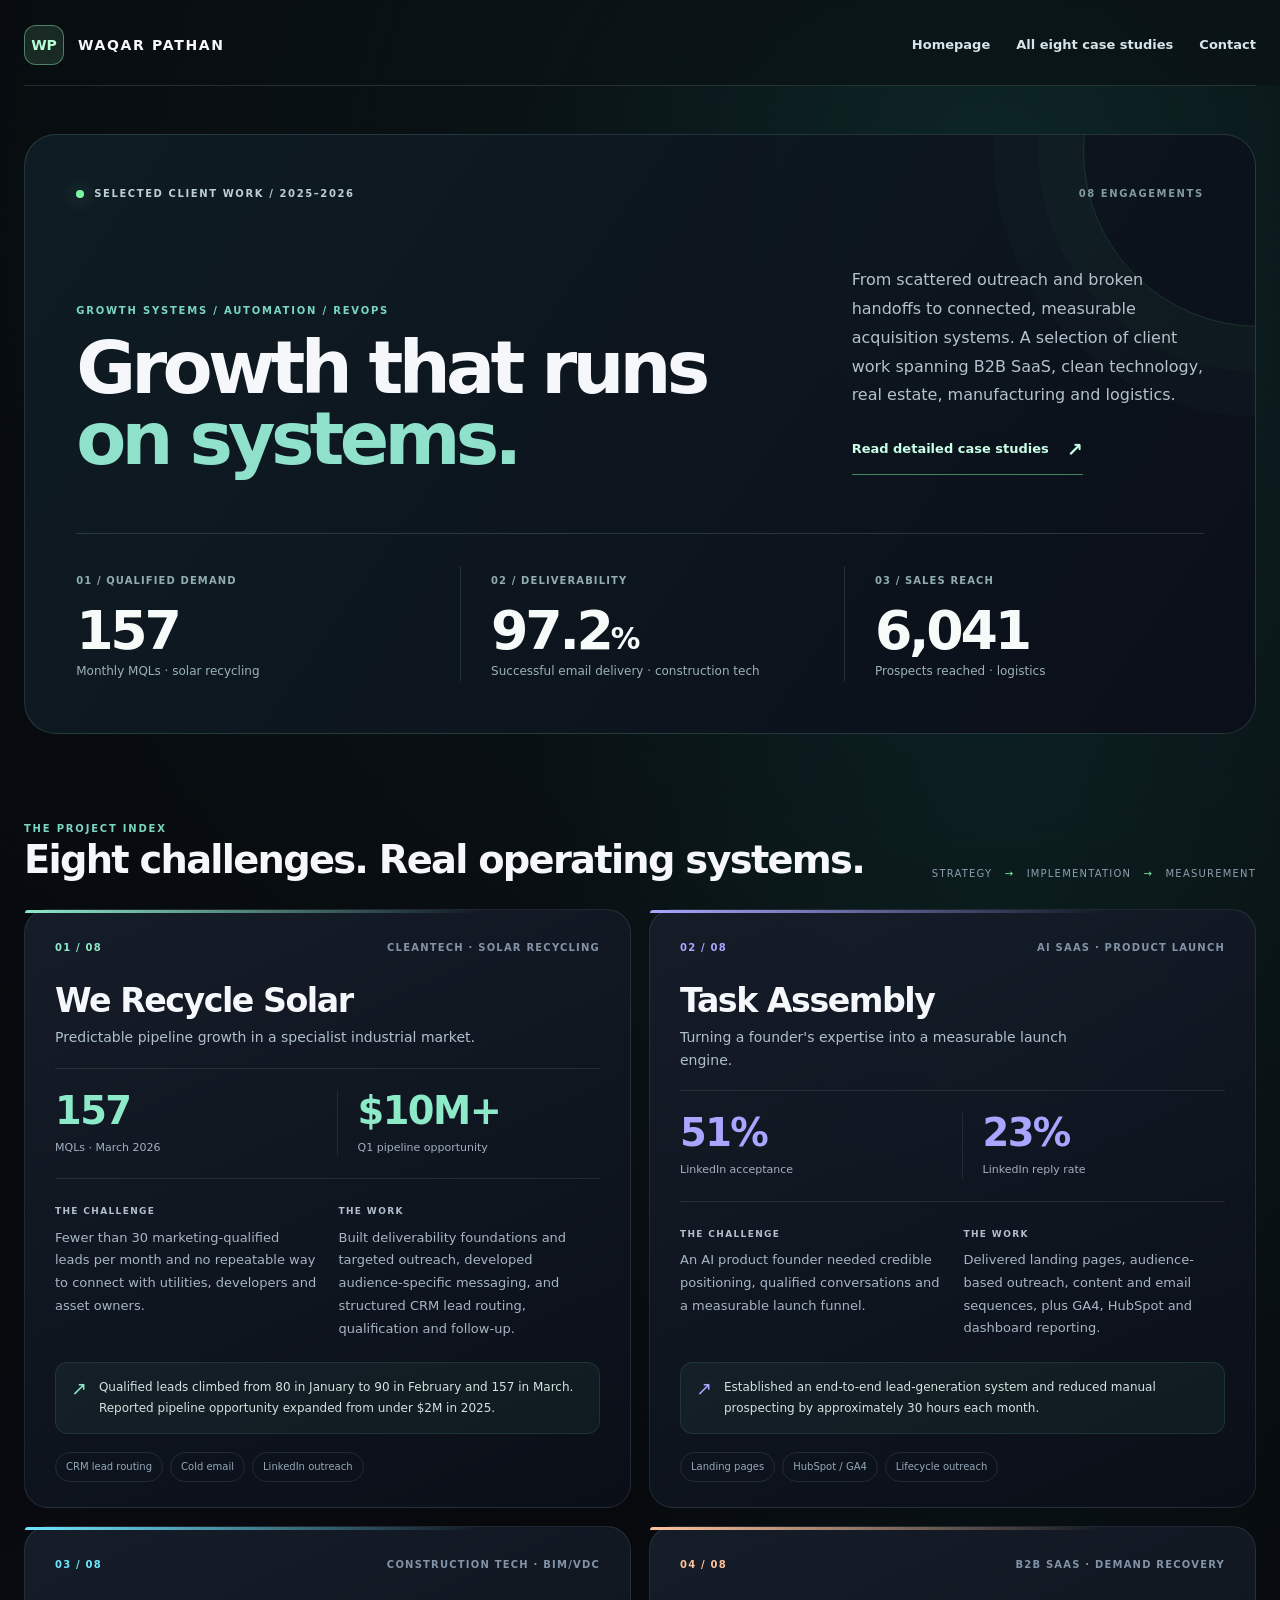
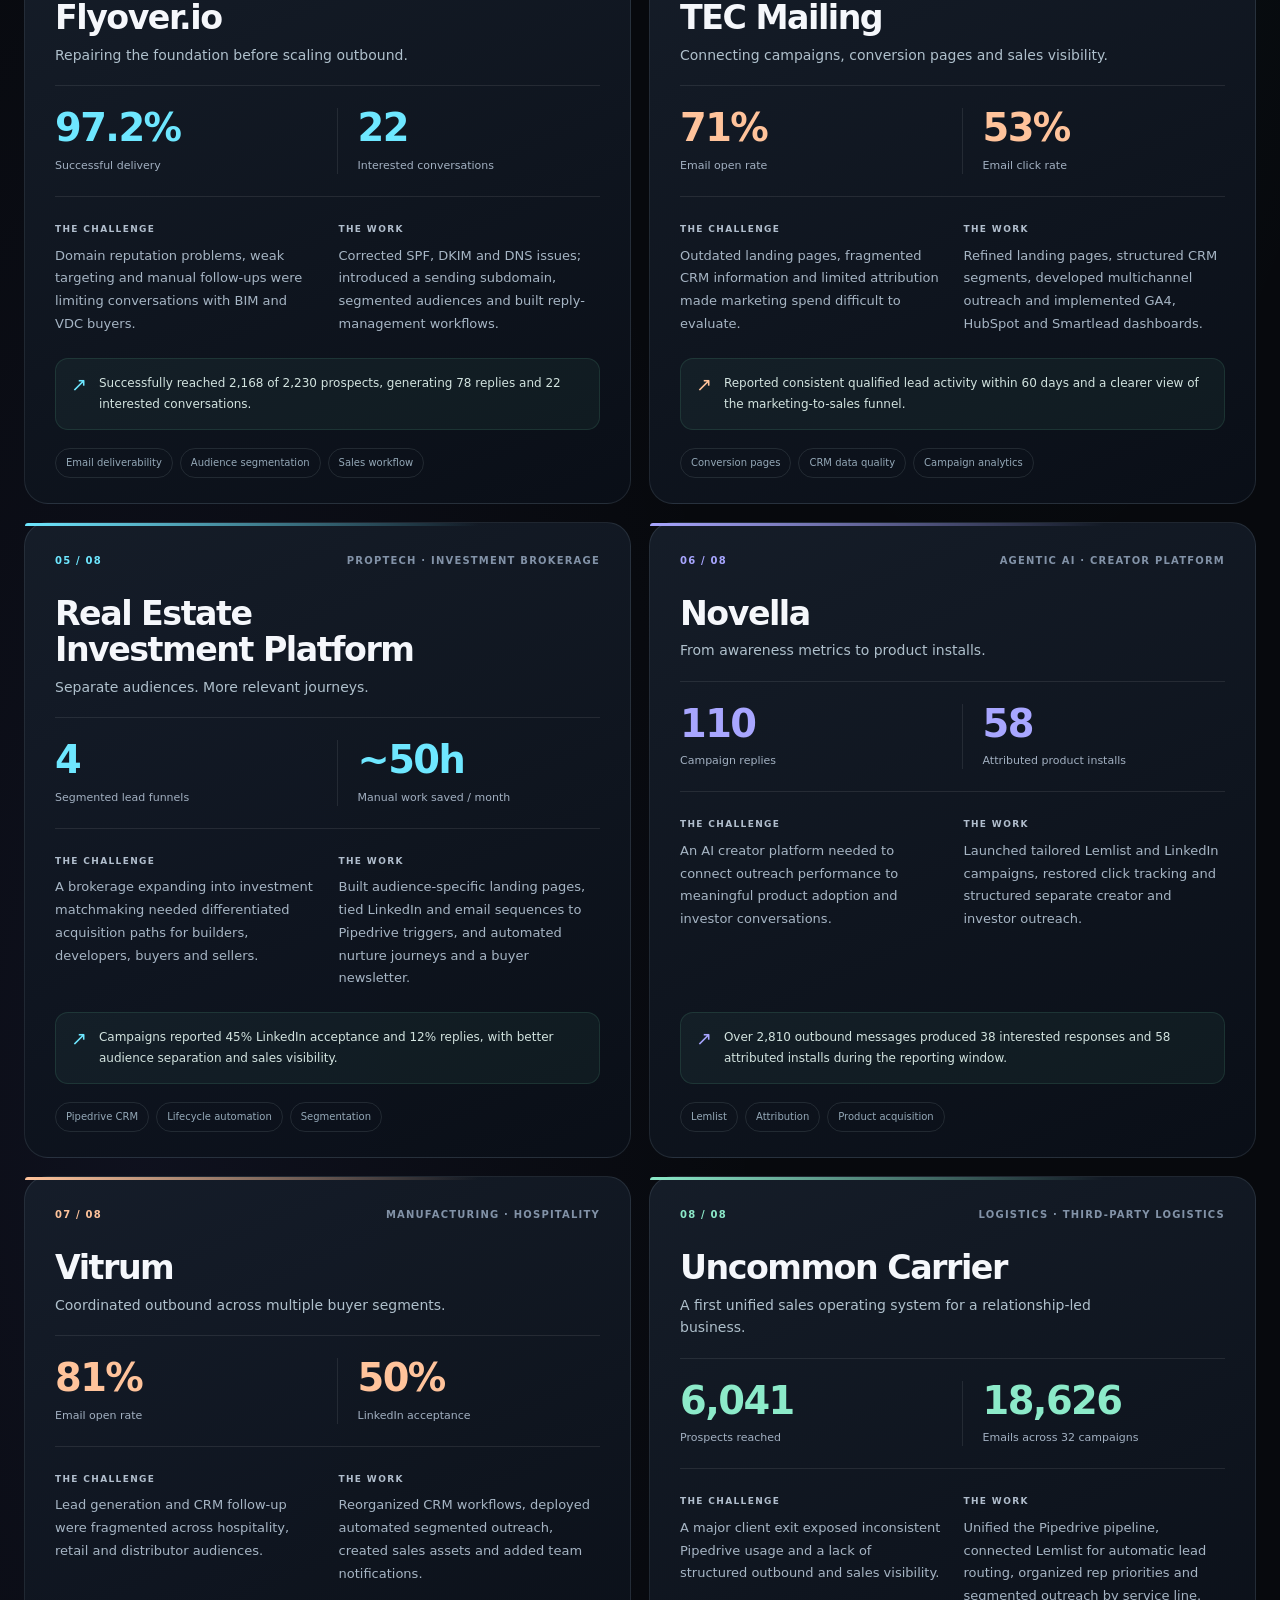
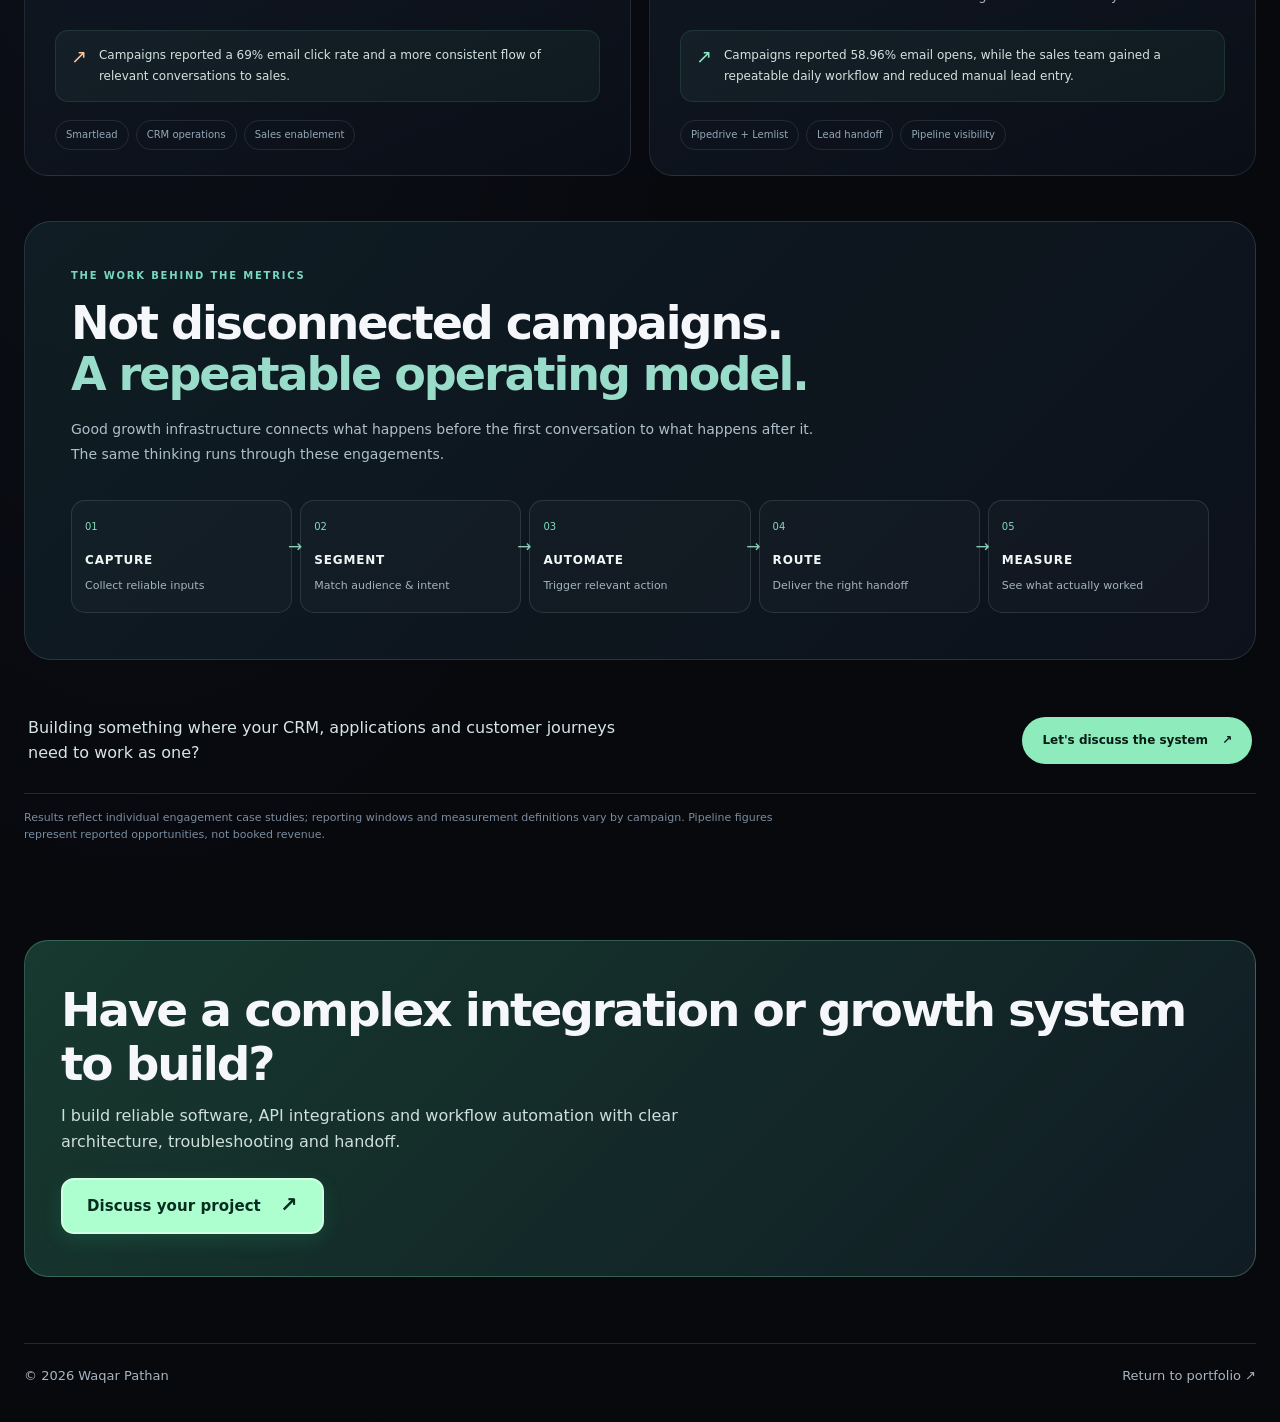
<file: case-studies/index.html>
<!doctype html>
<html lang="en">
<head>
  <meta charset="utf-8">
  <meta name="viewport" content="width=device-width,initial-scale=1">
  <title>Client Case Studies | CRM Integrations & B2B Growth Automation | Waqar Pathan</title>
  <meta name="description" content="Eight selected client case studies across API integrations, CRM workflows, lead generation, marketing automation, campaign reporting, and sales operations.">
  <meta name="theme-color" content="#07090d">
  <meta name="robots" content="index, follow, max-image-preview:large">
  <link rel="canonical" href="https://pathanwaqar.github.io/portfolio/case-studies/">
  <link rel="icon" href="../assets/waqar-pathan.png">
  <meta property="og:type" content="article">
  <meta property="og:title" content="Client Case Studies | CRM Integrations & B2B Growth Automation | Waqar Pathan">
  <meta property="og:description" content="Eight selected client case studies across API integrations, CRM workflows, lead generation, marketing automation, campaign reporting, and sales operations.">
  <meta property="og:url" content="https://pathanwaqar.github.io/portfolio/case-studies/">
  <meta property="og:image" content="https://pathanwaqar.github.io/portfolio/assets/waqar-pathan.png">
  <meta name="twitter:card" content="summary">
  <link rel="stylesheet" href="../styles.css">
  <link rel="stylesheet" href="../growth.css">
  <link rel="stylesheet" href="../discover.css">
  <script type="application/ld+json">{"@context":"https://schema.org","@type":"CollectionPage","name":"Waqar Pathan: Client Case Studies","url":"https://pathanwaqar.github.io/portfolio/case-studies/","description":"Eight selected client case studies across API integrations, CRM workflows, lead generation, marketing automation, campaign reporting, and sales operations.","mainEntity":{"@type":"ItemList","numberOfItems":8,"itemListElement":[{"@type":"ListItem","position":1,"name":"We Recycle Solar","url":"https://pathanwaqar.github.io/portfolio/case-studies/#growth-we-recycle-solar"},{"@type":"ListItem","position":2,"name":"Task Assembly","url":"https://pathanwaqar.github.io/portfolio/case-studies/#growth-task-assembly"},{"@type":"ListItem","position":3,"name":"Flyover.io","url":"https://pathanwaqar.github.io/portfolio/case-studies/#growth-flyover"},{"@type":"ListItem","position":4,"name":"TEC Mailing","url":"https://pathanwaqar.github.io/portfolio/case-studies/#growth-tec-mailing"},{"@type":"ListItem","position":5,"name":"Real Estate Investment Platform","url":"https://pathanwaqar.github.io/portfolio/case-studies/#growth-real-estate"},{"@type":"ListItem","position":6,"name":"Novella","url":"https://pathanwaqar.github.io/portfolio/case-studies/#growth-novella"},{"@type":"ListItem","position":7,"name":"Vitrum","url":"https://pathanwaqar.github.io/portfolio/case-studies/#growth-vitrum"},{"@type":"ListItem","position":8,"name":"Uncommon Carrier","url":"https://pathanwaqar.github.io/portfolio/case-studies/#growth-uncommon-carrier"}]}}</script>
</head>
<body class="case-detail-page">
<a class="case-skip-link" href="#growth-systems">Skip to case studies</a>
<header class="case-page-header section-shell">
 <a href="../" class="case-page-logo"><span>WP</span> WAQAR PATHAN</a>
 <nav aria-label="Case studies navigation"><a href="../">Homepage</a><a href="#growth-projects">All eight case studies</a><a href="../#contact">Contact</a></nav>
</header>
<main>
 <section id="growth-systems" class="growth-section section-shell" aria-labelledby="growth-title">
      <div class="growth-intro reveal">
        <div class="growth-intro__eyebrow"><span class="growth-intro__dot"></span> SELECTED CLIENT WORK / 2025–2026 <span class="growth-intro__count">08 ENGAGEMENTS</span></div>
        <div class="growth-intro__layout">
          <div>
            <p class="growth-overline">GROWTH SYSTEMS / AUTOMATION / REVOPS</p>
            <h2 id="growth-title">Growth that runs <em>on systems.</em></h2>
          </div>
          <div class="growth-intro__aside">
            <p>From scattered outreach and broken handoffs to connected, measurable acquisition systems. A selection of client work spanning B2B SaaS, clean technology, real estate, manufacturing and logistics.</p>
            <a href="#growth-projects" class="growth-text-link">Read detailed case studies <span aria-hidden="true">↗</span></a>
          </div>
        </div>
        <div class="growth-overview" aria-label="Selected project results">
          <div class="growth-overview__item"><span>01 / QUALIFIED DEMAND</span><strong>157</strong><p>Monthly MQLs · solar recycling</p></div>
          <div class="growth-overview__item"><span>02 / DELIVERABILITY</span><strong>97.2<small>%</small></strong><p>Successful email delivery · construction tech</p></div>
          <div class="growth-overview__item"><span>03 / SALES REACH</span><strong>6,041</strong><p>Prospects reached · logistics</p></div>
        </div>
      </div>
      <div class="growth-section__topline" id="growth-projects">
        <div><span class="growth-overline">THE PROJECT INDEX</span><h3>Eight challenges. Real operating systems.</h3></div>
        <span class="growth-section__topline-aside">STRATEGY <span aria-hidden="true">→</span> IMPLEMENTATION <span aria-hidden="true">→</span> MEASUREMENT</span>
      </div>
      <div class="growth-grid">
        
          <article class="growth-card growth-card--mint reveal" id="growth-we-recycle-solar">
            <div class="growth-card__top">
              <span class="growth-card__index">01 / 08</span>
              <span class="growth-card__sector">CLEANTECH · SOLAR RECYCLING</span>
            </div>
            <div class="growth-card__heading">
              <h3>We Recycle Solar</h3>
              <p>Predictable pipeline growth in a specialist industrial market.</p>
            </div>
            <div class="growth-card__metrics" aria-label="Project results">
              <div><strong>157</strong><span>MQLs · March 2026</span></div>
              <div><strong>$10M+</strong><span>Q1 pipeline opportunity</span></div>
            </div>
            <div class="growth-card__story">
              <div><span class="growth-card__label">THE CHALLENGE</span><p>Fewer than 30 marketing-qualified leads per month and no repeatable way to connect with utilities, developers and asset owners.</p></div>
              <div><span class="growth-card__label">THE WORK</span><p>Built deliverability foundations and targeted outreach, developed audience-specific messaging, and structured CRM lead routing, qualification and follow-up.</p></div>
            </div>
            <p class="growth-card__result"><span class="growth-card__result-icon" aria-hidden="true">↗</span>Qualified leads climbed from 80 in January to 90 in February and 157 in March. Reported pipeline opportunity expanded from under $2M in 2025.</p>
            <div class="growth-card__tags"><span>CRM lead routing</span><span>Cold email</span><span>LinkedIn outreach</span></div>
          </article>

          <article class="growth-card growth-card--violet reveal" id="growth-task-assembly">
            <div class="growth-card__top">
              <span class="growth-card__index">02 / 08</span>
              <span class="growth-card__sector">AI SAAS · PRODUCT LAUNCH</span>
            </div>
            <div class="growth-card__heading">
              <h3>Task Assembly</h3>
              <p>Turning a founder's expertise into a measurable launch engine.</p>
            </div>
            <div class="growth-card__metrics" aria-label="Project results">
              <div><strong>51%</strong><span>LinkedIn acceptance</span></div>
              <div><strong>23%</strong><span>LinkedIn reply rate</span></div>
            </div>
            <div class="growth-card__story">
              <div><span class="growth-card__label">THE CHALLENGE</span><p>An AI product founder needed credible positioning, qualified conversations and a measurable launch funnel.</p></div>
              <div><span class="growth-card__label">THE WORK</span><p>Delivered landing pages, audience-based outreach, content and email sequences, plus GA4, HubSpot and dashboard reporting.</p></div>
            </div>
            <p class="growth-card__result"><span class="growth-card__result-icon" aria-hidden="true">↗</span>Established an end-to-end lead-generation system and reduced manual prospecting by approximately 30 hours each month.</p>
            <div class="growth-card__tags"><span>Landing pages</span><span>HubSpot / GA4</span><span>Lifecycle outreach</span></div>
          </article>

          <article class="growth-card growth-card--cyan reveal" id="growth-flyover">
            <div class="growth-card__top">
              <span class="growth-card__index">03 / 08</span>
              <span class="growth-card__sector">CONSTRUCTION TECH · BIM/VDC</span>
            </div>
            <div class="growth-card__heading">
              <h3>Flyover.io</h3>
              <p>Repairing the foundation before scaling outbound.</p>
            </div>
            <div class="growth-card__metrics" aria-label="Project results">
              <div><strong>97.2%</strong><span>Successful delivery</span></div>
              <div><strong>22</strong><span>Interested conversations</span></div>
            </div>
            <div class="growth-card__story">
              <div><span class="growth-card__label">THE CHALLENGE</span><p>Domain reputation problems, weak targeting and manual follow-ups were limiting conversations with BIM and VDC buyers.</p></div>
              <div><span class="growth-card__label">THE WORK</span><p>Corrected SPF, DKIM and DNS issues; introduced a sending subdomain, segmented audiences and built reply-management workflows.</p></div>
            </div>
            <p class="growth-card__result"><span class="growth-card__result-icon" aria-hidden="true">↗</span>Successfully reached 2,168 of 2,230 prospects, generating 78 replies and 22 interested conversations.</p>
            <div class="growth-card__tags"><span>Email deliverability</span><span>Audience segmentation</span><span>Sales workflow</span></div>
          </article>

          <article class="growth-card growth-card--peach reveal" id="growth-tec-mailing">
            <div class="growth-card__top">
              <span class="growth-card__index">04 / 08</span>
              <span class="growth-card__sector">B2B SAAS · DEMAND RECOVERY</span>
            </div>
            <div class="growth-card__heading">
              <h3>TEC Mailing</h3>
              <p>Connecting campaigns, conversion pages and sales visibility.</p>
            </div>
            <div class="growth-card__metrics" aria-label="Project results">
              <div><strong>71%</strong><span>Email open rate</span></div>
              <div><strong>53%</strong><span>Email click rate</span></div>
            </div>
            <div class="growth-card__story">
              <div><span class="growth-card__label">THE CHALLENGE</span><p>Outdated landing pages, fragmented CRM information and limited attribution made marketing spend difficult to evaluate.</p></div>
              <div><span class="growth-card__label">THE WORK</span><p>Refined landing pages, structured CRM segments, developed multichannel outreach and implemented GA4, HubSpot and Smartlead dashboards.</p></div>
            </div>
            <p class="growth-card__result"><span class="growth-card__result-icon" aria-hidden="true">↗</span>Reported consistent qualified lead activity within 60 days and a clearer view of the marketing-to-sales funnel.</p>
            <div class="growth-card__tags"><span>Conversion pages</span><span>CRM data quality</span><span>Campaign analytics</span></div>
          </article>

          <article class="growth-card growth-card--cyan reveal" id="growth-real-estate">
            <div class="growth-card__top">
              <span class="growth-card__index">05 / 08</span>
              <span class="growth-card__sector">PROPTECH · INVESTMENT BROKERAGE</span>
            </div>
            <div class="growth-card__heading">
              <h3>Real Estate Investment Platform</h3>
              <p>Separate audiences. More relevant journeys.</p>
            </div>
            <div class="growth-card__metrics" aria-label="Project results">
              <div><strong>4</strong><span>Segmented lead funnels</span></div>
              <div><strong>~50h</strong><span>Manual work saved / month</span></div>
            </div>
            <div class="growth-card__story">
              <div><span class="growth-card__label">THE CHALLENGE</span><p>A brokerage expanding into investment matchmaking needed differentiated acquisition paths for builders, developers, buyers and sellers.</p></div>
              <div><span class="growth-card__label">THE WORK</span><p>Built audience-specific landing pages, tied LinkedIn and email sequences to Pipedrive triggers, and automated nurture journeys and a buyer newsletter.</p></div>
            </div>
            <p class="growth-card__result"><span class="growth-card__result-icon" aria-hidden="true">↗</span>Campaigns reported 45% LinkedIn acceptance and 12% replies, with better audience separation and sales visibility.</p>
            <div class="growth-card__tags"><span>Pipedrive CRM</span><span>Lifecycle automation</span><span>Segmentation</span></div>
          </article>

          <article class="growth-card growth-card--violet reveal" id="growth-novella">
            <div class="growth-card__top">
              <span class="growth-card__index">06 / 08</span>
              <span class="growth-card__sector">AGENTIC AI · CREATOR PLATFORM</span>
            </div>
            <div class="growth-card__heading">
              <h3>Novella</h3>
              <p>From awareness metrics to product installs.</p>
            </div>
            <div class="growth-card__metrics" aria-label="Project results">
              <div><strong>110</strong><span>Campaign replies</span></div>
              <div><strong>58</strong><span>Attributed product installs</span></div>
            </div>
            <div class="growth-card__story">
              <div><span class="growth-card__label">THE CHALLENGE</span><p>An AI creator platform needed to connect outreach performance to meaningful product adoption and investor conversations.</p></div>
              <div><span class="growth-card__label">THE WORK</span><p>Launched tailored Lemlist and LinkedIn campaigns, restored click tracking and structured separate creator and investor outreach.</p></div>
            </div>
            <p class="growth-card__result"><span class="growth-card__result-icon" aria-hidden="true">↗</span>Over 2,810 outbound messages produced 38 interested responses and 58 attributed installs during the reporting window.</p>
            <div class="growth-card__tags"><span>Lemlist</span><span>Attribution</span><span>Product acquisition</span></div>
          </article>

          <article class="growth-card growth-card--peach reveal" id="growth-vitrum">
            <div class="growth-card__top">
              <span class="growth-card__index">07 / 08</span>
              <span class="growth-card__sector">MANUFACTURING · HOSPITALITY</span>
            </div>
            <div class="growth-card__heading">
              <h3>Vitrum</h3>
              <p>Coordinated outbound across multiple buyer segments.</p>
            </div>
            <div class="growth-card__metrics" aria-label="Project results">
              <div><strong>81%</strong><span>Email open rate</span></div>
              <div><strong>50%</strong><span>LinkedIn acceptance</span></div>
            </div>
            <div class="growth-card__story">
              <div><span class="growth-card__label">THE CHALLENGE</span><p>Lead generation and CRM follow-up were fragmented across hospitality, retail and distributor audiences.</p></div>
              <div><span class="growth-card__label">THE WORK</span><p>Reorganized CRM workflows, deployed automated segmented outreach, created sales assets and added team notifications.</p></div>
            </div>
            <p class="growth-card__result"><span class="growth-card__result-icon" aria-hidden="true">↗</span>Campaigns reported a 69% email click rate and a more consistent flow of relevant conversations to sales.</p>
            <div class="growth-card__tags"><span>Smartlead</span><span>CRM operations</span><span>Sales enablement</span></div>
          </article>

          <article class="growth-card growth-card--mint reveal" id="growth-uncommon-carrier">
            <div class="growth-card__top">
              <span class="growth-card__index">08 / 08</span>
              <span class="growth-card__sector">LOGISTICS · THIRD-PARTY LOGISTICS</span>
            </div>
            <div class="growth-card__heading">
              <h3>Uncommon Carrier</h3>
              <p>A first unified sales operating system for a relationship-led business.</p>
            </div>
            <div class="growth-card__metrics" aria-label="Project results">
              <div><strong>6,041</strong><span>Prospects reached</span></div>
              <div><strong>18,626</strong><span>Emails across 32 campaigns</span></div>
            </div>
            <div class="growth-card__story">
              <div><span class="growth-card__label">THE CHALLENGE</span><p>A major client exit exposed inconsistent Pipedrive usage and a lack of structured outbound and sales visibility.</p></div>
              <div><span class="growth-card__label">THE WORK</span><p>Unified the Pipedrive pipeline, connected Lemlist for automatic lead routing, organized rep priorities and segmented outreach by service line.</p></div>
            </div>
            <p class="growth-card__result"><span class="growth-card__result-icon" aria-hidden="true">↗</span>Campaigns reported 58.96% email opens, while the sales team gained a repeatable daily workflow and reduced manual lead entry.</p>
            <div class="growth-card__tags"><span>Pipedrive + Lemlist</span><span>Lead handoff</span><span>Pipeline visibility</span></div>
          </article>
      </div>
      <div class="growth-system-map reveal">
        <div class="growth-system-map__intro">
          <span class="growth-overline">THE WORK BEHIND THE METRICS</span>
          <h3>Not disconnected campaigns.<br><em>A repeatable operating model.</em></h3>
          <p>Good growth infrastructure connects what happens before the first conversation to what happens after it. The same thinking runs through these engagements.</p>
        </div>
        <ol class="growth-flow">
          <li><span>01</span><strong>CAPTURE</strong><small>Collect reliable inputs</small></li>
          <li><span>02</span><strong>SEGMENT</strong><small>Match audience & intent</small></li>
          <li><span>03</span><strong>AUTOMATE</strong><small>Trigger relevant action</small></li>
          <li><span>04</span><strong>ROUTE</strong><small>Deliver the right handoff</small></li>
          <li><span>05</span><strong>MEASURE</strong><small>See what actually worked</small></li>
        </ol>
      </div>
      <div class="growth-footer reveal">
        <p>Building something where your CRM, applications and customer journeys need to work as one?</p>
        <a href="../#contact">Let's discuss the system <span aria-hidden="true">↗</span></a>
      </div>
      <p class="growth-disclaimer">Results reflect individual engagement case studies; reporting windows and measurement definitions vary by campaign. Pipeline figures represent reported opportunities, not booked revenue.</p>
    </section>

    
 <section class="case-bottom-cta section-shell" aria-label="Contact Waqar Pathan">
  <h2>Have a complex integration or growth system to build?</h2>
  <p>I build reliable software, API integrations and workflow automation with clear architecture, troubleshooting and handoff.</p>
  <a href="../#contact" class="case-feature-strip__button">Discuss your project <span aria-hidden="true">↗</span></a>
 </section>
</main>
<footer class="case-page-footer section-shell"><span>© 2026 Waqar Pathan</span><a href="../">Return to portfolio ↗</a></footer>
</body>
</html>
</file>
<file: styles.css>
:root {
  --bg: #07090d;
  --bg-2: #0b0f16;
  --surface: rgba(15, 20, 30, 0.78);
  --surface-strong: #101722;
  --line: rgba(255, 255, 255, 0.09);
  --line-strong: rgba(255, 255, 255, 0.16);
  --text: #f5f7fb;
  --muted: #9aa6b6;
  --green: #7cf7a4;
  --green-2: #00d97e;
  --cyan: #6ee7ff;
  --blue: #6b8cff;
  --purple: #a77dff;
  --orange: #ffb86c;
  --radius: 28px;
  --radius-sm: 16px;
  --shell: min(1320px, calc(100vw - 48px));
  --header-h: 84px;
  --ease: cubic-bezier(.22, 1, .36, 1);
}

* { box-sizing: border-box; }
html { scroll-behavior: smooth; }
body {
  margin: 0;
  background:
    radial-gradient(circle at 20% -10%, rgba(107,140,255,.12), transparent 28%),
    radial-gradient(circle at 85% 12%, rgba(124,247,164,.09), transparent 24%),
    var(--bg);
  color: var(--text);
  font-family: Inter, ui-sans-serif, system-ui, -apple-system, BlinkMacSystemFont, "Segoe UI", sans-serif;
  overflow-x: hidden;
  line-height: 1.6;
}

body::selection { background: var(--green); color: #04120a; }
a { color: inherit; text-decoration: none; }
button, a { -webkit-tap-highlight-color: transparent; }
button { font: inherit; }
img { max-width: 100%; display: block; }

#network-canvas {
  position: fixed;
  inset: 0;
  width: 100%;
  height: 100%;
  pointer-events: none;
  opacity: .44;
  z-index: -4;
}
.noise {
  position: fixed;
  inset: 0;
  pointer-events: none;
  z-index: 90;
  opacity: .035;
  background-image: url("data:image/svg+xml,%3Csvg viewBox='0 0 180 180' xmlns='http://www.w3.org/2000/svg'%3E%3Cfilter id='n'%3E%3CfeTurbulence type='fractalNoise' baseFrequency='.92' numOctaves='4' stitchTiles='stitch'/%3E%3C/filter%3E%3Crect width='100%25' height='100%25' filter='url(%23n)' opacity='.7'/%3E%3C/svg%3E");
}
.aurora {
  position: fixed;
  border-radius: 50%;
  filter: blur(90px);
  pointer-events: none;
  z-index: -3;
  opacity: .13;
  mix-blend-mode: screen;
}
.aurora-one { width: 500px; height: 500px; background: var(--blue); left: -180px; top: 18%; animation: driftA 18s ease-in-out infinite alternate; }
.aurora-two { width: 430px; height: 430px; background: var(--green-2); right: -160px; top: 46%; animation: driftB 21s ease-in-out infinite alternate; }
@keyframes driftA { to { transform: translate(140px, 160px) scale(1.2); } }
@keyframes driftB { to { transform: translate(-130px, -120px) scale(.9); } }

.cursor-dot, .cursor-ring {
  position: fixed;
  left: 0;
  top: 0;
  border-radius: 50%;
  pointer-events: none;
  z-index: 120;
  transform: translate(-50%, -50%);
  opacity: 0;
  transition: opacity .2s ease, width .25s ease, height .25s ease, background .25s ease, border-color .25s ease;
}
.cursor-dot { width: 7px; height: 7px; background: var(--green); box-shadow: 0 0 18px rgba(124,247,164,.8); }
.cursor-ring { width: 34px; height: 34px; border: 1px solid rgba(124,247,164,.5); }
body.cursor-ready .cursor-dot, body.cursor-ready .cursor-ring { opacity: 1; }
body.cursor-hover .cursor-ring { width: 56px; height: 56px; border-color: rgba(110,231,255,.65); background: rgba(110,231,255,.06); }

.scroll-progress {
  position: fixed;
  left: 0;
  top: 0;
  width: 100%;
  height: 2px;
  z-index: 110;
  background: rgba(255,255,255,.03);
}
.scroll-progress span { display: block; height: 100%; width: 0; background: linear-gradient(90deg, var(--green), var(--cyan), var(--purple)); box-shadow: 0 0 20px rgba(124,247,164,.5); }

.section-shell { width: var(--shell); margin-inline: auto; }
.site-header {
  position: sticky;
  top: 0;
  z-index: 80;
  height: var(--header-h);
  display: grid;
  grid-template-columns: 1fr auto 1fr;
  align-items: center;
  width: min(1440px, calc(100vw - 32px));
  margin: 12px auto 0;
  padding: 0 22px;
  border: 1px solid transparent;
  border-radius: 22px;
  transition: .35s var(--ease);
}
.site-header.scrolled {
  background: rgba(7, 9, 13, .72);
  border-color: var(--line);
  backdrop-filter: blur(22px) saturate(150%);
  box-shadow: 0 18px 70px rgba(0,0,0,.35);
}
.brand { display: inline-flex; align-items: center; gap: 12px; width: max-content; }
.brand-mark {
  width: 42px;
  height: 42px;
  display: grid;
  place-items: center;
  border: 1px solid rgba(124,247,164,.34);
  border-radius: 12px;
  background: linear-gradient(145deg, rgba(124,247,164,.14), rgba(107,140,255,.05));
  color: var(--green);
  font-size: 12px;
  font-weight: 900;
  letter-spacing: .06em;
  box-shadow: inset 0 0 24px rgba(124,247,164,.04);
}
.brand-copy { display: grid; line-height: 1.2; }
.brand-copy strong { font-size: 11px; letter-spacing: .15em; }
.brand-copy small { color: var(--muted); font-size: 10px; margin-top: 4px; }
.site-nav { display: flex; align-items: center; gap: 8px; }
.site-nav a {
  position: relative;
  padding: 9px 12px;
  color: #c9d1dc;
  font-size: 12px;
  transition: color .25s ease;
}
.site-nav a::after {
  content: "";
  position: absolute;
  left: 12px;
  right: 12px;
  bottom: 5px;
  height: 1px;
  transform: scaleX(0);
  transform-origin: left;
  background: var(--green);
  transition: transform .3s var(--ease);
}
.site-nav a:hover { color: #fff; }
.site-nav a:hover::after { transform: scaleX(1); }
.header-meta { justify-self: end; display: flex; align-items: center; gap: 9px; color: var(--muted); font-size: 11px; }
.status-dot { width: 8px; height: 8px; border-radius: 50%; background: var(--green); box-shadow: 0 0 0 6px rgba(124,247,164,.08), 0 0 18px rgba(124,247,164,.7); animation: statusPulse 2.2s ease infinite; }
@keyframes statusPulse { 50% { box-shadow: 0 0 0 10px rgba(124,247,164,0), 0 0 25px rgba(124,247,164,.9); } }
.menu-toggle { display: none; }

.hero {
  min-height: calc(100vh - 12px);
  padding: 80px 0 76px;
  display: grid;
  grid-template-columns: 1.03fr .97fr;
  align-items: center;
  gap: 80px;
  position: relative;
}
.hero::before {
  content: "";
  position: absolute;
  inset: 9% 0 8%;
  border: 1px solid rgba(255,255,255,.05);
  border-radius: 42px;
  pointer-events: none;
  mask-image: linear-gradient(90deg, transparent, #000 20%, #000 80%, transparent);
}
.hero-hud {
  position: absolute;
  right: 0;
  top: 92px;
  display: flex;
  gap: 14px;
  align-items: center;
  color: #697588;
  font-size: 10px;
  letter-spacing: .13em;
}
.hero-hud strong { color: var(--green); font-weight: 650; }
.eyebrow { color: var(--green); font-size: 11px; letter-spacing: .2em; font-weight: 800; margin: 0 0 20px; text-transform: uppercase; }
.hero h1 { margin: 0; line-height: .78; letter-spacing: -.07em; font-size: clamp(92px, 10vw, 168px); font-weight: 750; }
.hero-word { display: block; width: max-content; transform-origin: left center; animation: heroIn 1.1s var(--ease) both; }
.hero-word:nth-child(2) { animation-delay: .12s; }
.outline-word { color: transparent; -webkit-text-stroke: 1px rgba(245,247,251,.72); text-shadow: 0 0 50px rgba(107,140,255,.14); }
@keyframes heroIn { from { opacity: 0; transform: translateY(55px) rotate(2deg); filter: blur(12px); } to { opacity: 1; transform: none; filter: blur(0); } }
.role-row { margin-top: 34px; padding-top: 20px; border-top: 1px solid var(--line); display: flex; gap: 24px; align-items: center; }
.role-label { color: var(--muted); font-size: 10px; text-transform: uppercase; letter-spacing: .18em; }
.role-row strong { font-size: 15px; font-weight: 650; }
.hero-lede { margin: 24px 0 0; max-width: 630px; color: #a9b4c3; font-size: clamp(17px, 1.5vw, 22px); line-height: 1.55; }
.hero-actions { display: flex; flex-wrap: wrap; gap: 12px; margin-top: 34px; }
.button {
  min-height: 52px;
  padding: 0 21px;
  border-radius: 999px;
  display: inline-flex;
  align-items: center;
  justify-content: center;
  gap: 10px;
  border: 1px solid transparent;
  font-size: 12px;
  font-weight: 750;
  letter-spacing: .02em;
  transition: transform .25s var(--ease), box-shadow .25s ease, border-color .25s ease, background .25s ease;
}
.button-primary { background: var(--green); color: #07120b; box-shadow: 0 12px 36px rgba(124,247,164,.18); }
.button-primary:hover { box-shadow: 0 18px 50px rgba(124,247,164,.31); }
.button-ghost { border-color: var(--line-strong); background: rgba(255,255,255,.025); color: #e9edf3; backdrop-filter: blur(10px); }
.button-ghost:hover { border-color: rgba(124,247,164,.42); background: rgba(124,247,164,.05); }
.hero-signals { display: flex; flex-wrap: wrap; gap: 8px; margin-top: 28px; }
.hero-signals span { padding: 7px 10px; border: 1px solid var(--line); border-radius: 99px; color: #8996a8; font-size: 10px; background: rgba(255,255,255,.018); }
.hero-visual { position: relative; min-height: 620px; display: grid; place-items: center; perspective: 1100px; }
.system-orbit { position: relative; width: min(560px, 42vw); aspect-ratio: 1; transform-style: preserve-3d; }
.system-orbit::before { content:""; position:absolute; inset:15%; border-radius:50%; background:radial-gradient(circle, rgba(124,247,164,.09), transparent 64%); filter:blur(8px); animation: coreBreath 4s ease-in-out infinite; }
@keyframes coreBreath { 50% { transform: scale(1.14); opacity: .6; } }
.orbit-ring { position: absolute; inset: 50%; border: 1px solid rgba(124,247,164,.18); border-radius: 50%; transform: translate(-50%,-50%); }
.ring-one { width: 34%; height: 34%; animation: orbitSpin 12s linear infinite; }
.ring-two { width: 60%; height: 60%; border-style: dashed; animation: orbitSpinReverse 24s linear infinite; }
.ring-three { width: 86%; height: 86%; border-color: rgba(107,140,255,.16); animation: orbitSpin 30s linear infinite; }
.ring-four { width: 102%; height: 102%; border-color: rgba(255,255,255,.04); box-shadow: inset 0 0 70px rgba(107,140,255,.03); }
@keyframes orbitSpin { to { transform: translate(-50%,-50%) rotate(360deg); } }
@keyframes orbitSpinReverse { to { transform: translate(-50%,-50%) rotate(-360deg); } }
.core-node { position: absolute; left: 50%; top: 50%; width: 142px; height: 142px; transform: translate(-50%,-50%); border-radius: 50%; background: radial-gradient(circle at 36% 28%, #1f3541, #0b1119 64%); border: 1px solid rgba(124,247,164,.35); display: grid; place-items: center; align-content: center; box-shadow: 0 0 90px rgba(124,247,164,.16), inset 0 0 35px rgba(124,247,164,.08); z-index: 4; }
.core-node::after { content:""; position:absolute; inset:-12px; border:1px solid rgba(124,247,164,.08); border-radius:50%; animation:pulseRing 2.7s ease infinite; }
@keyframes pulseRing { 70%,100% { transform:scale(1.26); opacity:0; } }
.core-node span { color: var(--green); font-size: 34px; font-weight: 900; letter-spacing: -.05em; }
.core-node small { color: #7d8998; font-size: 9px; letter-spacing: .12em; text-transform: uppercase; }
.orbit-node { position: absolute; width: 76px; height: 76px; border-radius: 22px; display: grid; place-items: center; align-content:center; background: rgba(11,16,23,.9); border: 1px solid rgba(255,255,255,.12); box-shadow: 0 20px 60px rgba(0,0,0,.35); backdrop-filter: blur(12px); animation: nodeFloat 5s ease-in-out infinite; z-index: 5; }
.orbit-node b { color: #eaf0f8; font-size: 14px; }
.orbit-node small { color: #697688; font-size: 8px; text-transform: uppercase; letter-spacing: .1em; }
.node-ai { left: 5%; top: 7%; }
.node-api { right: 2%; top: 12%; animation-delay: -.8s; }
.node-data { right: -2%; bottom: 15%; animation-delay: -1.6s; }
.node-ui { left: 4%; bottom: 4%; animation-delay: -2.4s; }
.node-ops { left: -2%; top: 45%; animation-delay: -3.2s; }
@keyframes nodeFloat { 50% { transform: translateY(-10px) rotate(1.5deg); } }
.connectors { position:absolute; inset:0; width:100%; height:100%; overflow:visible; }
.connectors path { fill:none; stroke: rgba(124,247,164,.24); stroke-width:1; stroke-dasharray:8 10; animation: dash 13s linear infinite; }
@keyframes dash { to { stroke-dashoffset: -200; } }
.visual-caption { position: absolute; bottom: 5%; right: 0; display: grid; gap: 3px; text-align: right; }
.visual-caption span { color: var(--green); font-size: 9px; letter-spacing: .18em; text-transform: uppercase; }
.visual-caption strong { color: #a9b4c3; font-size: 12px; font-weight: 500; }
.hero-scroll { position: absolute; bottom: 22px; left: 0; display: flex; align-items: center; gap: 11px; color: #657082; font-size: 9px; text-transform: uppercase; letter-spacing: .15em; }
.hero-scroll span { width: 36px; height: 1px; background: linear-gradient(90deg, var(--green), transparent); animation: scrollLine 1.8s ease infinite; }
@keyframes scrollLine { 50% { width: 64px; } }

.metrics { display: grid; grid-template-columns: repeat(4,1fr); border-top:1px solid var(--line); border-bottom:1px solid var(--line); margin-bottom: 70px; }
.metrics article { padding: 30px 28px; min-height: 130px; display:flex; flex-direction:column; justify-content:center; border-right:1px solid var(--line); position:relative; overflow:hidden; }
.metrics article:last-child { border-right:0; }
.metrics article::before { content:""; position:absolute; inset:auto 0 0; height:2px; transform:scaleX(0); background:linear-gradient(90deg,var(--green),var(--cyan)); transition:transform .5s var(--ease); transform-origin:left; }
.metrics article:hover::before { transform:scaleX(1); }
.metrics strong { font-size: 35px; line-height:1; letter-spacing:-.04em; }
.metrics span { margin-top:10px; color:var(--muted); font-size:11px; }

.content-section { display:grid; grid-template-columns: 150px 1fr; gap: 46px; padding: 110px 0; position:relative; }
.content-section::after { content:""; position:absolute; left:150px; right:0; bottom:0; border-bottom:1px solid var(--line); }
.section-index { align-self:start; position:sticky; top:130px; display:flex; align-items:baseline; gap:10px; color:#748092; }
.section-index span { font-size:10px; color:var(--green); }
.section-index small { font-size:10px; text-transform:uppercase; letter-spacing:.16em; }
.section-heading { max-width: 960px; margin-bottom: 58px; }
.section-heading h2 { margin:0; font-size:clamp(44px,5.8vw,82px); line-height:.98; letter-spacing:-.055em; font-weight:670; }
.heading-row { display:flex; justify-content:space-between; align-items:flex-end; gap:30px; max-width:none; }
.about-grid { display:grid; grid-template-columns:1.05fr .95fr; gap:70px; }
.about-copy { color:#9ba7b7; font-size:16px; }
.about-copy .lead { color:#dfe6ee; font-size:clamp(23px,2.6vw,36px); line-height:1.35; letter-spacing:-.025em; margin-top:0; }
.principles { display:grid; gap:12px; }
.principles article { position:relative; padding:26px 28px; border:1px solid var(--line); border-radius:20px; background:linear-gradient(140deg,rgba(255,255,255,.04),rgba(255,255,255,.012)); overflow:hidden; }
.principles article::after { content:""; position:absolute; width:140px; height:140px; border-radius:50%; background:var(--green); filter:blur(80px); opacity:.05; right:-50px; top:-50px; }
.principles span { color:var(--green); font-size:10px; }
.principles h3 { margin:14px 0 7px; font-size:18px; }
.principles p { color:var(--muted); margin:0; font-size:13px; }

.project-filters { display:flex; flex-wrap:wrap; gap:7px; }
.project-filters button { border:1px solid var(--line); background:transparent; color:#8490a0; border-radius:99px; padding:8px 12px; font-size:10px; cursor:pointer; transition:.25s ease; }
.project-filters button.active, .project-filters button:hover { color:#07120b; background:var(--green); border-color:var(--green); }
.projects-grid { display:grid; grid-template-columns:repeat(2,minmax(0,1fr)); gap:18px; perspective:1200px; }
.project-card { position:relative; border:1px solid var(--line); border-radius:var(--radius); background:linear-gradient(150deg,rgba(18,25,36,.92),rgba(9,13,19,.9)); overflow:hidden; min-width:0; transition:opacity .4s ease, transform .55s var(--ease), border-color .35s ease, box-shadow .35s ease; transform-style:preserve-3d; }
.project-card:hover { border-color:rgba(124,247,164,.3); box-shadow:0 30px 90px rgba(0,0,0,.42), 0 0 0 1px rgba(124,247,164,.03); }
.project-card.is-hidden { opacity:0; transform:scale(.92); pointer-events:none; position:absolute; }
.project-card.featured { grid-column:span 1; }
.project-visual { height:260px; position:relative; overflow:hidden; border-bottom:1px solid var(--line); background:#0a0f16; transform:translateZ(18px); }
.project-visual::after { content:""; position:absolute; inset:0; background:linear-gradient(180deg,transparent 48%,rgba(5,8,12,.6)); pointer-events:none; }
.visual-label { position:absolute; left:20px; bottom:18px; z-index:4; padding:6px 9px; border-radius:99px; border:1px solid rgba(255,255,255,.12); background:rgba(4,7,10,.58); backdrop-filter:blur(12px); color:#c7d0dc; font-size:9px; letter-spacing:.08em; text-transform:uppercase; }
.project-body { padding:27px 28px 29px; transform:translateZ(25px); }
.project-meta { color:var(--green); font-size:9px; letter-spacing:.18em; margin:0 0 14px; }
.project-body h3 { margin:0 0 14px; font-size:clamp(23px,2.3vw,35px); line-height:1.08; letter-spacing:-.035em; }
.project-body > p:not(.project-meta) { color:#9aa6b5; margin:0; font-size:13px; min-height:64px; }
.project-tags { display:flex; flex-wrap:wrap; gap:7px; margin-top:21px; }
.project-tags span { color:#8e9aaa; border:1px solid var(--line); border-radius:99px; font-size:9px; padding:6px 9px; }
.project-links { display:flex; align-items:center; justify-content:space-between; gap:14px; margin-top:22px; }
.project-links > a { color:#a6b1c0; font-size:10px; transition:.2s ease; }
.project-links > a:hover { color:var(--green); }
.text-link { margin-top:22px; padding:0; border:0; background:none; color:#e7edf5; cursor:pointer; font-size:11px; font-weight:650; display:inline-flex; gap:9px; align-items:center; }
.project-links .text-link { margin-top:0; }
.text-link span { color:var(--green); transition:transform .25s var(--ease); }
.text-link:hover span { transform:translate(3px,-3px); }

.visual-kiteworks { background:radial-gradient(circle at 50% 50%,rgba(124,247,164,.12),transparent 40%),linear-gradient(135deg,#091712,#070b11); }
.enterprise-grid { position:absolute; inset:-20%; background-image:linear-gradient(rgba(124,247,164,.08) 1px,transparent 1px),linear-gradient(90deg,rgba(124,247,164,.08) 1px,transparent 1px); background-size:32px 32px; transform:perspective(420px) rotateX(63deg) translateY(48px); animation:gridFlow 9s linear infinite; }
@keyframes gridFlow { to { background-position:0 64px,64px 0; } }
.security-core { position:absolute; left:50%; top:48%; transform:translate(-50%,-50%); width:104px; height:104px; display:grid; place-items:center; border-radius:28px; border:1px solid rgba(124,247,164,.4); color:var(--green); font-size:28px; font-weight:900; background:rgba(7,14,13,.8); box-shadow:0 0 60px rgba(124,247,164,.16); z-index:2; }
.security-core i { position:absolute; border:1px solid rgba(124,247,164,.14); border-radius:34px; inset:-18px; animation:securityPulse 3s ease-out infinite; }
.security-core i:nth-child(2){animation-delay:1s}.security-core i:nth-child(3){animation-delay:2s}
@keyframes securityPulse { to { transform:scale(1.8); opacity:0; } }
.data-stream { position:absolute; height:1px; width:55%; background:linear-gradient(90deg,transparent,var(--green),transparent); filter:drop-shadow(0 0 5px var(--green)); animation:dataSweep 3.7s ease-in-out infinite; }
.stream-a { top:32%; left:-30%; } .stream-b { top:66%; right:-30%; animation-delay:-1.6s; }
@keyframes dataSweep { 50% { transform:translateX(150%); } }

.visual-health { background:radial-gradient(circle at 50% 50%,rgba(110,231,255,.16),transparent 45%),linear-gradient(145deg,#0b1720,#080b11); }
.health-radar { position:absolute; left:50%; top:50%; transform:translate(-50%,-50%); width:180px; height:180px; border:1px solid rgba(110,231,255,.22); border-radius:50%; }
.health-radar::before,.health-radar::after,.health-radar span { content:""; position:absolute; inset:18%; border:1px solid rgba(110,231,255,.14); border-radius:50%; }
.health-radar::after { inset:36%; }
.health-radar span:nth-child(1){inset:0; border:0; background:conic-gradient(from 20deg,transparent 0 78%,rgba(110,231,255,.25) 94%,transparent); animation:radarSpin 4.5s linear infinite}
@keyframes radarSpin { to { transform:rotate(360deg); } }
.health-cross { position:absolute; left:50%; top:50%; transform:translate(-50%,-50%); color:var(--cyan); font-size:58px; font-weight:200; text-shadow:0 0 28px rgba(110,231,255,.5); }
.health-cards i { position:absolute; width:92px; height:44px; border:1px solid rgba(110,231,255,.18); border-radius:12px; background:rgba(11,27,35,.65); backdrop-filter:blur(8px); animation:healthFloat 5s ease-in-out infinite; }
.health-cards i:nth-child(1){left:12%;top:22%}.health-cards i:nth-child(2){right:10%;top:30%;animation-delay:-1.5s}.health-cards i:nth-child(3){left:19%;bottom:17%;animation-delay:-3s}
@keyframes healthFloat { 50% { transform:translateY(-10px) rotate(2deg); } }

.visual-hr { background:linear-gradient(145deg,#12122a,#091117); }
.mini-window { position:absolute; width:72%; height:68%; left:14%; top:14%; border-radius:16px; border:1px solid rgba(255,255,255,.13); background:#0b0f18; box-shadow:0 26px 70px rgba(0,0,0,.38); transform:rotate(-2deg); animation:windowFloat 6s ease-in-out infinite; }
@keyframes windowFloat{50%{transform:translateY(-8px) rotate(1deg)}}
.mini-bar { height:32px; display:flex; gap:6px; padding:11px; border-bottom:1px solid var(--line); }
.mini-bar span { width:6px;height:6px;border-radius:50%;background:#394052}.mini-bar span:first-child{background:var(--green)}
.mini-layout{display:grid;grid-template-columns:25% 1fr;height:calc(100% - 32px)}.mini-sidebar{border-right:1px solid var(--line);background:linear-gradient(#101827,#0b1018)}.mini-content{padding:18px;display:grid;gap:10px}.mini-content i{display:block;border-radius:7px;background:linear-gradient(90deg,rgba(107,140,255,.18),rgba(124,247,164,.1));height:18px;animation:loading 2.3s ease infinite}.mini-content i:nth-child(2){width:78%}.mini-content i:nth-child(3){height:56px}.mini-content i:nth-child(4){width:62%}@keyframes loading{50%{filter:brightness(1.5)}}
.visual-api { background:radial-gradient(circle at center,rgba(107,140,255,.15),transparent 50%),#080d15; display:grid; place-items:center; }
.flow-map { position:relative; z-index:2; display:flex; align-items:center; gap:11px; font-size:10px; color:#d6deea; }
.flow-map span { padding:12px; border-radius:10px; border:1px solid rgba(107,140,255,.25); background:rgba(12,18,28,.8); }
.flow-map b { color:var(--green); animation:arrowPulse 1.4s ease infinite; }
@keyframes arrowPulse{50%{transform:translateX(4px)}}
.flow-pulse { position:absolute; width:70%; height:1px; background:linear-gradient(90deg,transparent,var(--blue),var(--green),transparent); animation:flowPulse 2.8s ease infinite; }
@keyframes flowPulse{50%{width:90%;filter:brightness(1.8)}}
.visual-mobile { background:linear-gradient(145deg,#0f1420,#0b0e13); }
.phone-shell { position:absolute; width:112px; height:206px; left:50%; top:48%; transform:translate(-50%,-50%) rotate(5deg); border:4px solid #1e2631; border-radius:26px; background:#0b1018; box-shadow:0 20px 70px rgba(0,0,0,.5); animation:phoneFloat 5s ease-in-out infinite; }
@keyframes phoneFloat{50%{transform:translate(-50%,-55%) rotate(-1deg)}}
.phone-notch { width:42px;height:9px;border-radius:0 0 8px 8px;background:#1e2631;margin:auto}.phone-chat{display:grid;gap:14px;padding:34px 14px}.phone-chat i{height:20px;border-radius:12px;background:rgba(107,140,255,.2);width:84%}.phone-chat i:nth-child(2){justify-self:end;background:rgba(124,247,164,.17);width:72%}.diagnostic-lines span{position:absolute;height:1px;background:linear-gradient(90deg,transparent,var(--green));width:28%;animation:diag 3s ease-in-out infinite}.diagnostic-lines span:nth-child(1){left:5%;top:30%}.diagnostic-lines span:nth-child(2){right:5%;top:48%;animation-delay:-1s}.diagnostic-lines span:nth-child(3){left:8%;bottom:22%;animation-delay:-2s}@keyframes diag{50%{width:40%;opacity:.45}}
.visual-commerce{background:linear-gradient(145deg,#11130c,#080b10);display:grid;place-items:center}.commerce-columns{display:flex;gap:80px}.commerce-columns div{width:72px;height:72px;border:1px solid rgba(124,247,164,.22);border-radius:18px;display:grid;place-items:center;color:#d8e6d8;font-size:12px;background:rgba(124,247,164,.04);animation:commerceFloat 4s ease-in-out infinite}.commerce-columns div:nth-child(2){animation-delay:-2s}@keyframes commerceFloat{50%{transform:translateY(-8px)}}.commerce-bridge{position:absolute;color:var(--green);font-size:9px;letter-spacing:.12em;padding:8px 12px;border:1px solid rgba(124,247,164,.25);border-radius:99px;background:#0a100c;box-shadow:0 0 35px rgba(124,247,164,.12)}
.visual-cooking{background:linear-gradient(145deg,#25130e,#0e0a0b);display:grid;place-items:center}.recipe-card{width:60%;padding:22px;border-radius:18px;background:linear-gradient(145deg,rgba(255,184,108,.18),rgba(255,255,255,.03));border:1px solid rgba(255,184,108,.22);transform:rotate(-4deg);display:grid;gap:2px;box-shadow:0 24px 70px rgba(0,0,0,.4);animation:recipeFloat 5s ease-in-out infinite}.recipe-card span{color:var(--orange);font-size:9px;letter-spacing:.2em;margin-bottom:12px}.recipe-card b{font-size:28px;line-height:.9}@keyframes recipeFloat{50%{transform:translateY(-8px) rotate(2deg)}}

.timeline { position:relative; }
.timeline-beam { position:absolute; left:154px; top:0; bottom:0; width:1px; background:linear-gradient(var(--green),rgba(107,140,255,.4),transparent); transform-origin:top; }
.timeline-item { display:grid; grid-template-columns:130px 1fr; gap:50px; padding:0 0 66px; position:relative; }
.timeline-item::before { content:""; position:absolute; left:148px; top:8px; width:12px; height:12px; border-radius:50%; background:var(--bg); border:2px solid var(--green); box-shadow:0 0 0 8px rgba(124,247,164,.05); }
.timeline-year { color:var(--green); font-size:10px; letter-spacing:.12em; padding-top:5px; }
.timeline-copy { padding-left:0; }
.timeline-company { color:#768295; font-size:9px; letter-spacing:.18em; margin:0 0 8px; }
.timeline-copy h3 { margin:0 0 12px; font-size:27px; letter-spacing:-.03em; }
.timeline-copy > p:not(.timeline-company) { color:var(--muted); max-width:800px; margin:0; }
.timeline-tags { display:flex; gap:7px; flex-wrap:wrap; margin-top:18px; }.timeline-tags span{font-size:9px;color:#8793a3;border:1px solid var(--line);padding:5px 8px;border-radius:99px}

.stack-grid { display:grid; grid-template-columns:repeat(2,minmax(0,1fr)); gap:14px; }
.stack-card, .credential { position:relative; padding:28px; border:1px solid var(--line); border-radius:22px; background:linear-gradient(145deg,rgba(255,255,255,.035),rgba(255,255,255,.01)); overflow:hidden; }
.stack-card::after,.credential::after { content:""; position:absolute; inset:auto -30% -70% 20%; height:120px; background:var(--green); filter:blur(90px); opacity:.035; }
.stack-number { color:var(--green); font-size:9px; }
.stack-card h3 { margin:16px 0 20px; font-size:22px; }
.skill-cloud { display:flex; flex-wrap:wrap; gap:7px; }
.skill-cloud span { border:1px solid var(--line); border-radius:99px; padding:6px 9px; font-size:9px; color:#909cad; transition:.25s ease; }
.skill-cloud span:hover { color:var(--green); border-color:rgba(124,247,164,.32); transform:translateY(-2px); }
.profile-card { display:flex; align-items:center; gap:22px; }
.profile-card img { width:90px; height:90px; border-radius:50%; object-fit:cover; border:1px solid rgba(124,247,164,.28); background:#151a21; box-shadow:0 0 40px rgba(124,247,164,.08); }
.profile-card p { margin:0;color:var(--muted);font-size:10px }.profile-card strong{display:block;margin:4px 0 13px;font-size:19px}.profile-card a{color:var(--green);font-size:10px}
.credentials-grid { display:grid; grid-template-columns:repeat(2,minmax(0,1fr)); gap:14px; }
.credential > span { color:var(--green); font-size:9px; letter-spacing:.12em; }
.credential h3 { margin:17px 0 8px; font-size:22px; }
.credential p { color:var(--muted); margin:0; font-size:12px; }

.contact-section { padding:110px 0 90px; }
.contact-panel { position:relative; overflow:hidden; border:1px solid rgba(124,247,164,.18); border-radius:38px; padding:72px; background:radial-gradient(circle at 85% 20%,rgba(124,247,164,.11),transparent 30%),linear-gradient(145deg,#101821,#080c12); box-shadow:0 40px 120px rgba(0,0,0,.36); }
.contact-panel h2 { max-width:930px; margin:0; font-size:clamp(48px,6vw,90px); line-height:.96; letter-spacing:-.055em; }
.contact-panel > p:not(.eyebrow) { max-width:650px; color:#a6b1c0; font-size:17px; margin:26px 0 0; }
.contact-actions { display:flex; flex-wrap:wrap; gap:12px; margin-top:32px; }
.contact-meta { display:flex; flex-wrap:wrap; gap:20px; margin-top:44px; padding-top:24px; border-top:1px solid var(--line); color:#778395; font-size:10px; }
.contact-orbit { position:absolute; width:360px; height:360px; right:-80px; top:-80px; border:1px solid rgba(124,247,164,.12); border-radius:50%; animation:orbitSpin 22s linear infinite; }
.contact-orbit i { position:absolute; width:12px;height:12px;border-radius:50%;background:var(--green);box-shadow:0 0 20px rgba(124,247,164,.8)}.contact-orbit i:nth-child(1){left:20%;top:10%}.contact-orbit i:nth-child(2){right:10%;top:48%;background:var(--cyan)}.contact-orbit i:nth-child(3){left:33%;bottom:4%;background:var(--purple)}
.site-footer { padding:0 0 38px; display:flex; justify-content:space-between; gap:18px; color:#6e7989; font-size:10px; }
.site-footer a:hover { color:var(--green); }

.project-dialog { width:min(760px,calc(100vw - 28px)); max-height:min(82vh,850px); border:1px solid rgba(124,247,164,.22); border-radius:28px; padding:44px; color:var(--text); background:rgba(10,14,20,.94); backdrop-filter:blur(28px); box-shadow:0 50px 160px rgba(0,0,0,.68); overflow:auto; opacity:0; transform:translateY(24px) scale(.96); transition:opacity .3s ease,transform .42s var(--ease),overlay .3s ease allow-discrete,display .3s ease allow-discrete; }
.project-dialog[open] { opacity:1; transform:none; }
@starting-style { .project-dialog[open] { opacity:0; transform:translateY(35px) scale(.93); } }
.project-dialog::backdrop { background:rgba(0,0,0,.72); backdrop-filter:blur(7px); }
.dialog-close { position:absolute; right:18px; top:16px; width:38px;height:38px;border-radius:50%;border:1px solid var(--line);background:rgba(255,255,255,.03);color:#fff;font-size:24px;cursor:pointer; }
.dialog-kicker { color:var(--green);font-size:9px;letter-spacing:.18em;text-transform:uppercase;margin:0 0 13px; }
.project-dialog h2 { font-size:clamp(32px,5vw,55px);line-height:1;letter-spacing:-.045em;margin:0 0 25px;max-width:630px; }
#dialog-content { color:#a5b0bf; }
#dialog-content p { margin:0 0 18px; }
#dialog-content h3 { color:#f1f4f8;font-size:15px;margin:28px 0 12px; }
#dialog-content ul { display:grid;gap:10px;padding-left:18px; }
#dialog-content a { color:var(--green); }
.dialog-glow{position:absolute;right:-140px;top:-140px;width:300px;height:300px;background:var(--green);border-radius:50%;filter:blur(120px);opacity:.09;pointer-events:none}

.reveal { opacity:0; transform:translateY(38px); filter:blur(6px); transition:opacity .85s var(--ease),transform .85s var(--ease),filter .85s var(--ease); }
.reveal.in-view { opacity:1; transform:none; filter:blur(0); }
.tilt-card { transform-style:preserve-3d; will-change:transform; }
.magnetic { will-change:transform; }

@media (max-width: 1080px) {
  :root { --shell:min(100% - 36px,1120px); }
  .hero { grid-template-columns:1fr; gap:25px; padding-top:95px; }
  .hero-copy { padding-top:30px; }
  .hero-visual { min-height:540px; }
  .system-orbit { width:min(520px,76vw); }
  .hero-hud { top:80px; }
  .content-section { grid-template-columns:100px 1fr; gap:30px; }
  .content-section::after { left:100px; }
  .projects-grid { grid-template-columns:1fr; }
  .about-grid { grid-template-columns:1fr; }
}

@media (max-width: 760px) {
  :root { --shell:calc(100vw - 28px); --header-h:66px; }
  .cursor-dot,.cursor-ring { display:none; }
  .site-header { width:calc(100vw - 18px); margin-top:8px; padding:0 14px; grid-template-columns:1fr auto; }
  .header-meta { display:none; }
  .menu-toggle { display:grid; gap:6px; width:42px;height:42px;place-content:center;border:0;background:transparent;cursor:pointer;justify-self:end; }
  .menu-toggle span { width:22px;height:1px;background:#fff;transition:.3s ease; }
  .menu-toggle[aria-expanded="true"] span:first-child{transform:translateY(3.5px) rotate(45deg)}
  .menu-toggle[aria-expanded="true"] span:last-child{transform:translateY(-3.5px) rotate(-45deg)}
  .site-nav { position:fixed; top:82px; left:9px; right:9px; display:grid; gap:3px; padding:12px; border:1px solid var(--line); border-radius:18px; background:rgba(7,9,13,.94); backdrop-filter:blur(20px); transform:translateY(-14px); opacity:0; pointer-events:none; transition:.3s var(--ease); }
  .site-nav.open { opacity:1; transform:none; pointer-events:auto; }
  .site-nav a { padding:13px 12px; }
  .brand-copy { display:none; }
  .hero { min-height:auto; padding:110px 0 76px; }
  .hero-hud { top:82px; left:0; right:auto; }
  .hero h1 { font-size:clamp(74px,23vw,114px); }
  .hero-visual { min-height:440px; }
  .system-orbit { width:min(430px,88vw); }
  .orbit-node { width:62px;height:62px;border-radius:18px; }
  .node-api,.node-data { right:0; }
  .metrics { grid-template-columns:repeat(2,1fr); }
  .metrics article:nth-child(2) { border-right:0; }
  .metrics article:nth-child(-n+2) { border-bottom:1px solid var(--line); }
  .content-section { grid-template-columns:1fr; padding:82px 0; gap:28px; }
  .content-section::after { left:0; }
  .section-index { position:static; }
  .section-heading { margin-bottom:38px; }
  .section-heading h2 { font-size:clamp(42px,13vw,65px); }
  .heading-row { align-items:flex-start; flex-direction:column; }
  .project-visual { height:230px; }
  .project-body { padding:24px; }
  .project-body h3 { font-size:28px; }
  .project-body > p:not(.project-meta) { min-height:auto; }
  .project-links { align-items:flex-start; flex-direction:column; }
  .timeline-beam { left:8px; }
  .timeline-item { grid-template-columns:1fr; gap:12px; padding-left:38px; }
  .timeline-item::before { left:2px; top:5px; }
  .stack-grid,.credentials-grid { grid-template-columns:1fr; }
  .contact-panel { padding:46px 26px; border-radius:28px; }
  .contact-panel h2 { font-size:clamp(44px,13vw,67px); }
  .contact-orbit { opacity:.45; }
  .site-footer { flex-direction:column; }
  .project-dialog { padding:36px 24px; }
  .flow-map { transform:scale(.75); }
}

@media (prefers-reduced-motion: reduce) {
  *,*::before,*::after { animation-duration:.01ms !important; animation-iteration-count:1 !important; scroll-behavior:auto !important; transition-duration:.01ms !important; }
  #network-canvas,.cursor-dot,.cursor-ring { display:none !important; }
}
</file>
<file: growth.css>
/* Growth systems: editorial case-study collection, scoped to .growth-* */
.growth-section { position:relative; padding: 112px 0 96px; scroll-margin-top:92px; }
.growth-section::before { content:"";position:absolute;inset:0 -3%;pointer-events:none;z-index:-1;background:radial-gradient(ellipse at 78% 8%,rgba(42,193,171,.09),transparent 34%),radial-gradient(ellipse at 12% 65%,rgba(105,111,231,.08),transparent 38%); }
.growth-intro {border:1px solid rgba(146,210,197,.18);border-radius:32px;background:linear-gradient(125deg,rgba(15,29,37,.96),rgba(11,15,25,.98));padding:clamp(24px,4vw,58px);position:relative;overflow:hidden; }
.growth-intro::after {content:"";position:absolute;width:350px;height:350px;right:-180px;top:-160px;border:1px solid rgba(124,247,164,.15);border-radius:50%;box-shadow:0 0 0 45px rgba(124,247,164,.018),0 0 0 90px rgba(124,247,164,.015);pointer-events:none; }
.growth-intro__eyebrow { display:flex;align-items:center;gap:10px;font-size:10px;color:#bbd0d0;letter-spacing:.16em;font-weight:700; }
.growth-intro__dot {width:8px;height:8px;border-radius:50%;background:var(--green);box-shadow:0 0 18px rgba(124,247,164,.55);}
.growth-intro__count {margin-left:auto;color:#809a9b;}
.growth-intro__layout {display:grid;grid-template-columns:minmax(0,1.35fr) minmax(270px,.65fr);align-items:end;gap:44px;margin:64px 0 58px;position:relative;z-index:1;}
.growth-overline {color:#79d6c1;font-size:10px;letter-spacing:.18em;font-weight:750;margin:0 0 14px;text-transform:uppercase;}
.growth-intro h2 {font-size:clamp(46px,5.7vw,94px);line-height:.97;letter-spacing:-.065em;font-weight:730;margin:0;max-width:800px;}
.growth-intro h2 em {display:block;font-style:normal;color:#8fe1cc;}
.growth-intro__aside p {font-size:16px;line-height:1.8;color:#b3c2cd;margin:0 0 24px;max-width:390px;}
.growth-text-link {font-size:13px;font-weight:700;color:#c8ffe7;border-bottom:1px solid rgba(124,247,164,.5);padding-bottom:9px;display:inline-flex;align-items:center;gap:18px;}
.growth-text-link span {font-size:19px;}
.growth-overview {display:grid;grid-template-columns:repeat(3,minmax(0,1fr));border-top:1px solid rgba(194,230,226,.16);padding-top:32px;gap:24px;}
.growth-overview__item + .growth-overview__item {border-left:1px solid rgba(194,230,226,.14);padding-left:30px;}
.growth-overview__item > span {font-size:10px;letter-spacing:.11em;color:#91adae;font-weight:700;}
.growth-overview__item strong {display:block;margin:10px 0 2px;color:#f6faf9;font-size:clamp(40px,4.2vw,65px);line-height:1.1;letter-spacing:-.06em;font-variant-numeric:tabular-nums;}
.growth-overview__item strong small {font-size:.55em;letter-spacing:0;}
.growth-overview__item p {font-size:12px;color:#9cb3b5;margin:0;}
.growth-section__topline {display:flex;justify-content:space-between;align-items:end;gap:20px;margin:80px 0 27px;scroll-margin-top:120px;}
.growth-section__topline h3 {font-size:clamp(26px,3vw,42px);line-height:1.1;letter-spacing:-.045em;margin:0;}
.growth-section__topline-aside {font-size:10px;letter-spacing:.12em;color:#8f9faf;white-space:nowrap;}
.growth-section__topline-aside span {color:var(--green);padding:0 8px;}
.growth-grid {display:grid;grid-template-columns:repeat(2,minmax(0,1fr));gap:18px;}
.growth-card {--growth-accent:#8ceac9;position:relative;min-width:0;padding:30px 30px 25px;border:1px solid rgba(168,193,210,.13);border-radius:24px;background:linear-gradient(156deg,rgba(22,30,42,.96),rgba(10,15,24,.96));display:flex;flex-direction:column;isolation:isolate;transition:border-color .25s,box-shadow .25s,transform .25s;}
.growth-card:hover {transform:translateY(-3px);border-color:rgba(124,247,164,.28);box-shadow:0 24px 65px rgba(0,0,0,.24);}
.growth-card::before {content:"";position:absolute;left:0;right:0;top:0;height:3px;background:linear-gradient(90deg,var(--growth-accent),transparent 75%);border-radius:24px 24px 0 0;}
.growth-card--violet {--growth-accent:#a8a6ff;}
.growth-card--cyan {--growth-accent:#6ee7ff;}
.growth-card--peach {--growth-accent:#ffc39b;}
.growth-card__top {display:flex;gap:16px;align-items:start;justify-content:space-between;color:#8292a7;font-size:10px;letter-spacing:.12em;font-weight:700;min-height:19px;}
.growth-card__index {color:var(--growth-accent);white-space:nowrap;}
.growth-card__sector {text-align:right;}
.growth-card__heading {margin:24px 0 19px;}
.growth-card__heading h3 {margin:0 0 7px;font-size:clamp(27px,2.6vw,40px);line-height:1.1;letter-spacing:-.045em;font-weight:700;text-wrap:balance;}
.growth-card__heading p {color:#afc0cc;line-height:1.6;font-size:14px;margin:0;max-width:440px;}
.growth-card__metrics {display:grid;grid-template-columns:repeat(2,minmax(0,1fr));gap:18px;padding:22px 0;border-top:1px solid rgba(255,255,255,.085);border-bottom:1px solid rgba(255,255,255,.085);}
.growth-card__metrics>div+div {border-left:1px solid rgba(255,255,255,.085);padding-left:20px;}
.growth-card__metrics strong {display:block;font-size:clamp(29px,3vw,45px);line-height:1.05;color:var(--growth-accent);font-variant-numeric:tabular-nums;letter-spacing:-.04em;}
.growth-card__metrics span {font-size:11px;color:#a2b0c1;margin-top:9px;display:block;line-height:1.5;}
.growth-card__story {display:grid;grid-template-columns:1fr 1fr;gap:22px;margin:25px 0 22px;}
.growth-card__label {display:block;font-weight:750;font-size:9px;letter-spacing:.15em;color:#b1becd;}
.growth-card__story p {margin:8px 0 0;font-size:13px;line-height:1.75;color:#a6b5c4;}
.growth-card__result {display:flex;gap:12px;align-items:flex-start;color:#d2e3df;background:rgba(113,219,173,.055);border:1px solid rgba(113,219,173,.12);border-radius:13px;padding:14px 15px;font-size:12px;line-height:1.75;margin:auto 0 18px;}
.growth-card__result-icon {font-size:19px;line-height:1.2;color:var(--growth-accent);flex:none;}
.growth-card__tags {display:flex;flex-wrap:wrap;gap:7px;}
.growth-card__tags span {border:1px solid rgba(189,209,215,.12);padding:6px 10px;border-radius:100px;color:#94a8b7;font-size:10px;}
.growth-system-map {margin-top:45px;padding:clamp(26px,4vw,46px);border:1px solid rgba(168,193,210,.17);border-radius:27px;background:linear-gradient(135deg,rgba(16,31,37,.9),rgba(13,18,29,.95));}
.growth-system-map__intro {display:flex;flex-direction:column;align-items:flex-start;max-width:770px;}
.growth-system-map__intro h3 {font-size:clamp(31px,3.6vw,52px);font-weight:700;letter-spacing:-.045em;line-height:1.12;margin:0 0 16px;}
.growth-system-map__intro h3 em {font-style:normal;color:#9adcca;}
.growth-system-map__intro p {margin:0 0 33px;color:#aebfca;font-size:14px;line-height:1.8;}
.growth-flow {list-style:none;counter-reset:none;display:grid;grid-template-columns:repeat(5,1fr);gap:8px;margin:0;padding:0;}
.growth-flow li {position:relative;border:1px solid rgba(173,209,202,.15);border-radius:14px;padding:18px 13px;background:rgba(255,255,255,.025);min-width:0;}
.growth-flow li:not(:last-child)::after {content:"→";position:absolute;z-index:2;right:-11px;top:32px;color:#89cdb6;font-size:17px;}
.growth-flow li span {font-size:10px;color:#83dabc;display:block;margin-bottom:16px;}
.growth-flow li strong {font-size:12px;display:block;letter-spacing:.07em;color:#f1f7f4;}
.growth-flow li small {font-size:11px;display:block;color:#a2b3c0;margin-top:6px;line-height:1.55;}
.growth-footer {display:flex;align-items:center;justify-content:space-between;gap:28px;padding:27px 4px;margin-top:28px;border-bottom:1px solid rgba(255,255,255,.12);}
.growth-footer p {font-size:16px;line-height:1.6;margin:0;color:#d8e5e6;max-width:620px;}
.growth-footer a {display:inline-flex;align-items:center;gap:14px;flex:none;color:#081c17;background:#8eebbc;border-radius:50px;padding:14px 20px;font-size:12px;font-weight:750;}
.growth-footer a:hover {background:#b7ffdc;}
.growth-disclaimer {color:#7b8c9e;font-size:11px;line-height:1.6;max-width:800px;margin:15px 0 0;}
.growth-nav-link {color:#9ee8cb!important;}
.growth-entry {margin-top:25px;display:flex;align-items:center;justify-content:space-between;gap:18px;padding:20px 24px;background:rgba(119,226,186,.06);border:1px solid rgba(119,226,186,.22);border-radius:18px;}
.growth-entry div {display:flex;flex-direction:column;gap:3px;}
.growth-entry strong {font-size:16px;}
.growth-entry span {font-size:12px;color:#9dafb9;}
.growth-entry a {color:#8ee9c5;font-size:13px;font-weight:750;white-space:nowrap;}
@media(max-width:1080px) {
 .growth-intro__layout {grid-template-columns:1fr;gap:24px;margin:45px 0;}
 .growth-intro__aside p {max-width:700px;}
 .growth-section__topline-aside {display:none;}
 .growth-card__story {grid-template-columns:1fr;gap:17px;}
 .growth-flow {grid-template-columns:repeat(3,1fr);}
 .growth-flow li::after {display:none;}
}
@media(max-width:760px) {
 .growth-section {padding:70px 0 55px;scroll-margin-top:70px;}
 .growth-intro {border-radius:22px;padding:24px 21px;}
 .growth-intro__eyebrow {flex-wrap:wrap;font-size:9px;letter-spacing:.09em;}
 .growth-intro__count {width:100%;margin-left:18px;}
 .growth-intro__layout {margin:34px 0 30px;}
 .growth-intro h2 {font-size:clamp(42px,12vw,64px);letter-spacing:-.055em;}
 .growth-intro__aside p {font-size:14px;}
 .growth-overview {grid-template-columns:1fr;gap:13px;padding-top:24px;}
 .growth-overview__item {display:grid;grid-template-columns:minmax(96px,.45fr) 1fr;column-gap:10px;align-items:center;}
 .growth-overview__item+ .growth-overview__item {border-left:0;border-top:1px solid rgba(194,230,226,.12);padding-left:0;padding-top:14px;}
 .growth-overview__item>span {grid-column:1/-1;margin-bottom:3px;}
 .growth-overview__item strong {margin:0;font-size:40px;}
 .growth-overview__item p {font-size:11px;}
 .growth-section__topline {margin:55px 0 20px;}
 .growth-grid {grid-template-columns:1fr;gap:14px;}
 .growth-card {padding:24px 20px;border-radius:20px;}
 .growth-card__heading {margin:21px 0;}
 .growth-card__metrics strong {font-size:35px;}
 .growth-card__story {gap:15px;}
 .growth-system-map {margin-top:28px;padding:26px 21px;}
 .growth-flow {grid-template-columns:repeat(2,minmax(0,1fr));}
 .growth-footer {flex-direction:column;align-items:flex-start;}
 .growth-entry {align-items:flex-start;flex-direction:column;}
}
@media(max-width:380px) {
 .growth-card__metrics {gap:12px;}
 .growth-card__metrics>div+div {padding-left:12px;}
 .growth-card__metrics strong {font-size:30px;}
 .growth-flow {grid-template-columns:1fr;}
 .growth-intro h2 {font-size:40px;}
}
@media(prefers-reduced-motion:reduce) {
 .growth-card {transition:none;}
 .growth-card:hover {transform:none;}
}
</file>
<file: discover.css>
/* Homepage discovery & accessible call-to-action enhancements. */
:root { color-scheme: dark; }
.case-feature-strip { position:relative; z-index:3; margin-top:24px; display:flex; align-items:center; gap:24px; justify-content:space-between; padding:17px 22px 17px 26px; border:1px solid rgba(146,253,200,.38); border-radius:21px; background:linear-gradient(95deg,#133f34 0%,#112d29 52%,#101a20 100%); box-shadow:0 14px 46px rgba(0,0,0,.22), inset 0 1px rgba(255,255,255,.07); }
.case-feature-strip__content {display:flex;flex-direction:column;gap:4px;min-width:0}
.case-feature-strip__eyebrow {font-size:10px;text-transform:uppercase;letter-spacing:.17em;font-weight:850;color:#a4f5cb;}
.case-feature-strip__headline {margin:0;color:#fafffd;line-height:1.35;font-size:clamp(16px,1.5vw,22px);font-weight:770;letter-spacing:-.015em;}
.case-feature-strip__sub {margin:0;color:#cadfd8;font-size:12px;line-height:1.55;}
.case-feature-strip__button {display:inline-flex;align-items:center;justify-content:center;gap:19px;flex:none;min-height:56px;padding:0 24px;border-radius:13px;background:#adffd0;color:#072d20;font-size:15px;font-weight:850;letter-spacing:.005em;border:2px solid #d0ffe2;box-shadow:0 6px 20px rgba(50,215,138,.15);transition:transform .2s ease,background .2s ease,box-shadow .2s ease;}
.case-feature-strip__button:hover {background:#d5ffe8;transform:translateY(-2px);box-shadow:0 12px 30px rgba(50,215,138,.28);}
.case-feature-strip__button span[aria-hidden] {font-size:21px;font-weight:750;}
/* Reinforce the proof-first CTA without clashing with the site's animated hero. */
.hero {gap:clamp(36px,4vw,74px);}
.hero-copy {position:relative;z-index:2;min-width:0;}
.hero h1 {font-size:clamp(68px,8.6vw,133px);line-height:.95;}
.hero .outline-word {color:rgba(245,247,251,.08);-webkit-text-stroke:1px rgba(246,250,252,.82);}
.hero-lede {color:#d2dee7;max-width:610px;}
.hero-actions {align-items:stretch;gap:14px;}
.hero-actions .button {min-height:65px;padding:12px 25px;font-size:15px;line-height:1.35;text-align:center;}
.hero-actions .button-primary {background:#9cf4bd;color:#08291b;border:2px solid #d1ffe2;box-shadow:0 14px 42px rgba(124,247,164,.28);}
.hero-actions .button-primary:hover {background:#c4ffd9;box-shadow:0 18px 48px rgba(124,247,164,.4);}
.hero-actions .button-ghost {border-color:rgba(255,255,255,.3);color:#f5fcff;}
.hero-primary-cta {display:inline-flex;align-items:center;gap:15px;white-space:normal;}
.hero-primary-cta .cta-icon {font-size:22px;line-height:1;}
.hero-cta-note {font-size:12px;color:#b9dbca;margin:10px 0 0;font-weight:600;letter-spacing:.01em;}
.site-nav a.growth-nav-link {background:rgba(133,246,187,.14);border:1px solid rgba(133,246,187,.25);border-radius:11px;color:#b9ffd8!important;padding:11px 15px;font-weight:780;}
.site-nav a.growth-nav-link::after {display:none;}
.site-nav a.growth-nav-link:hover {background:rgba(133,246,187,.24);}
a:focus-visible,button:focus-visible {outline:3px solid #a7ffcf;outline-offset:4px;}
@media(max-width:1080px) {
 .hero h1 {font-size:clamp(72px,12vw,120px);}
 .hero {gap:20px;}
}
@media(max-width:760px) {
 .case-feature-strip {margin-top:12px;flex-direction:column;align-items:stretch;padding:20px;gap:16px;border-radius:17px;}
 .case-feature-strip__eyebrow {font-size:10px;}
 .case-feature-strip__headline {font-size:18px;}
 .case-feature-strip__sub {font-size:12px;}
 .case-feature-strip__button {width:100%;min-height:58px;}
 .hero {padding:82px 0 54px;}
 .hero-hud {top:45px;}
 .hero h1 {font-size:clamp(57px,18vw,89px);line-height:.98;}
 .hero .hero-lede {font-size:17px;}
 .hero-actions {flex-direction:column;}
 .hero-actions .button {width:100%;min-height:62px;}
 .hero-primary-cta {justify-content:center;}
 .hero-visual {min-height:360px;}
 .site-nav a.growth-nav-link {padding:14px 13px;}
}
@media(prefers-reduced-motion:reduce) {
 .case-feature-strip__button {transition:none;}
 .case-feature-strip__button:hover {transform:none;}
}
/* Independent case-study document: no homepage JS required to reveal content. */
.case-detail-page .reveal {opacity:1!important;transform:none!important;filter:none!important;visibility:visible!important;}
.case-detail-page {background:radial-gradient(circle at 75% 5%,rgba(41,142,130,.11),transparent 28%),#07090d;}
.case-page-header {display:flex;justify-content:space-between;align-items:center;gap:20px;padding:25px 0 20px;border-bottom:1px solid rgba(255,255,255,.12);}
.case-page-logo {font-size:14px;font-weight:850;letter-spacing:.12em;display:flex;align-items:center;gap:14px;}
.case-page-logo span {width:40px;height:40px;border:1px solid rgba(157,255,203,.4);background:rgba(146,248,191,.12);border-radius:12px;display:grid;place-items:center;color:#b6ffd6;letter-spacing:0;}
.case-page-header nav {display:flex;gap:26px;align-items:center;color:#d5e5e9;font-size:13px;font-weight:650;}
.case-page-header nav a:hover,.case-page-footer a:hover {color:#9cf4bd;}
.case-detail-page .growth-section {padding-top:48px;}
.case-bottom-cta {margin:0 auto 66px;padding:42px 36px;display:flex;flex-direction:column;align-items:flex-start;gap:12px;background:linear-gradient(135deg,#17392e,#101b24);border:1px solid rgba(151,246,201,.25);border-radius:24px;}
.case-bottom-cta h2 {font-size:clamp(29px,4vw,47px);line-height:1.15;letter-spacing:-.045em;margin:0;}
.case-bottom-cta p {color:#cfdfda;margin:0 0 12px;max-width:660px;}
.case-page-footer {display:flex;justify-content:space-between;gap:15px;padding:22px 0 35px;border-top:1px solid rgba(255,255,255,.12);color:#a8b5c0;font-size:13px;}
.case-skip-link {position:absolute;left:10px;top:-100px;background:#b1ffd0;color:#062417;padding:10px 16px;z-index:500;}
.case-skip-link:focus {top:10px;}
.hero-case-cta {font-weight:850!important;letter-spacing:0!important;}
.hero-case-hint {font-size:12px;font-weight:650;color:#c3e5d4;margin:12px 0 0;line-height:1.5;}
@media(max-width:760px){
.case-page-header {align-items:flex-start;flex-direction:column;}
.case-page-header nav {gap:15px;flex-wrap:wrap;font-size:12px;}
.case-detail-page .growth-section {padding-top:20px;}
.case-bottom-cta {padding:29px 22px;}
.case-page-footer {flex-direction:column;}
}
</file>
